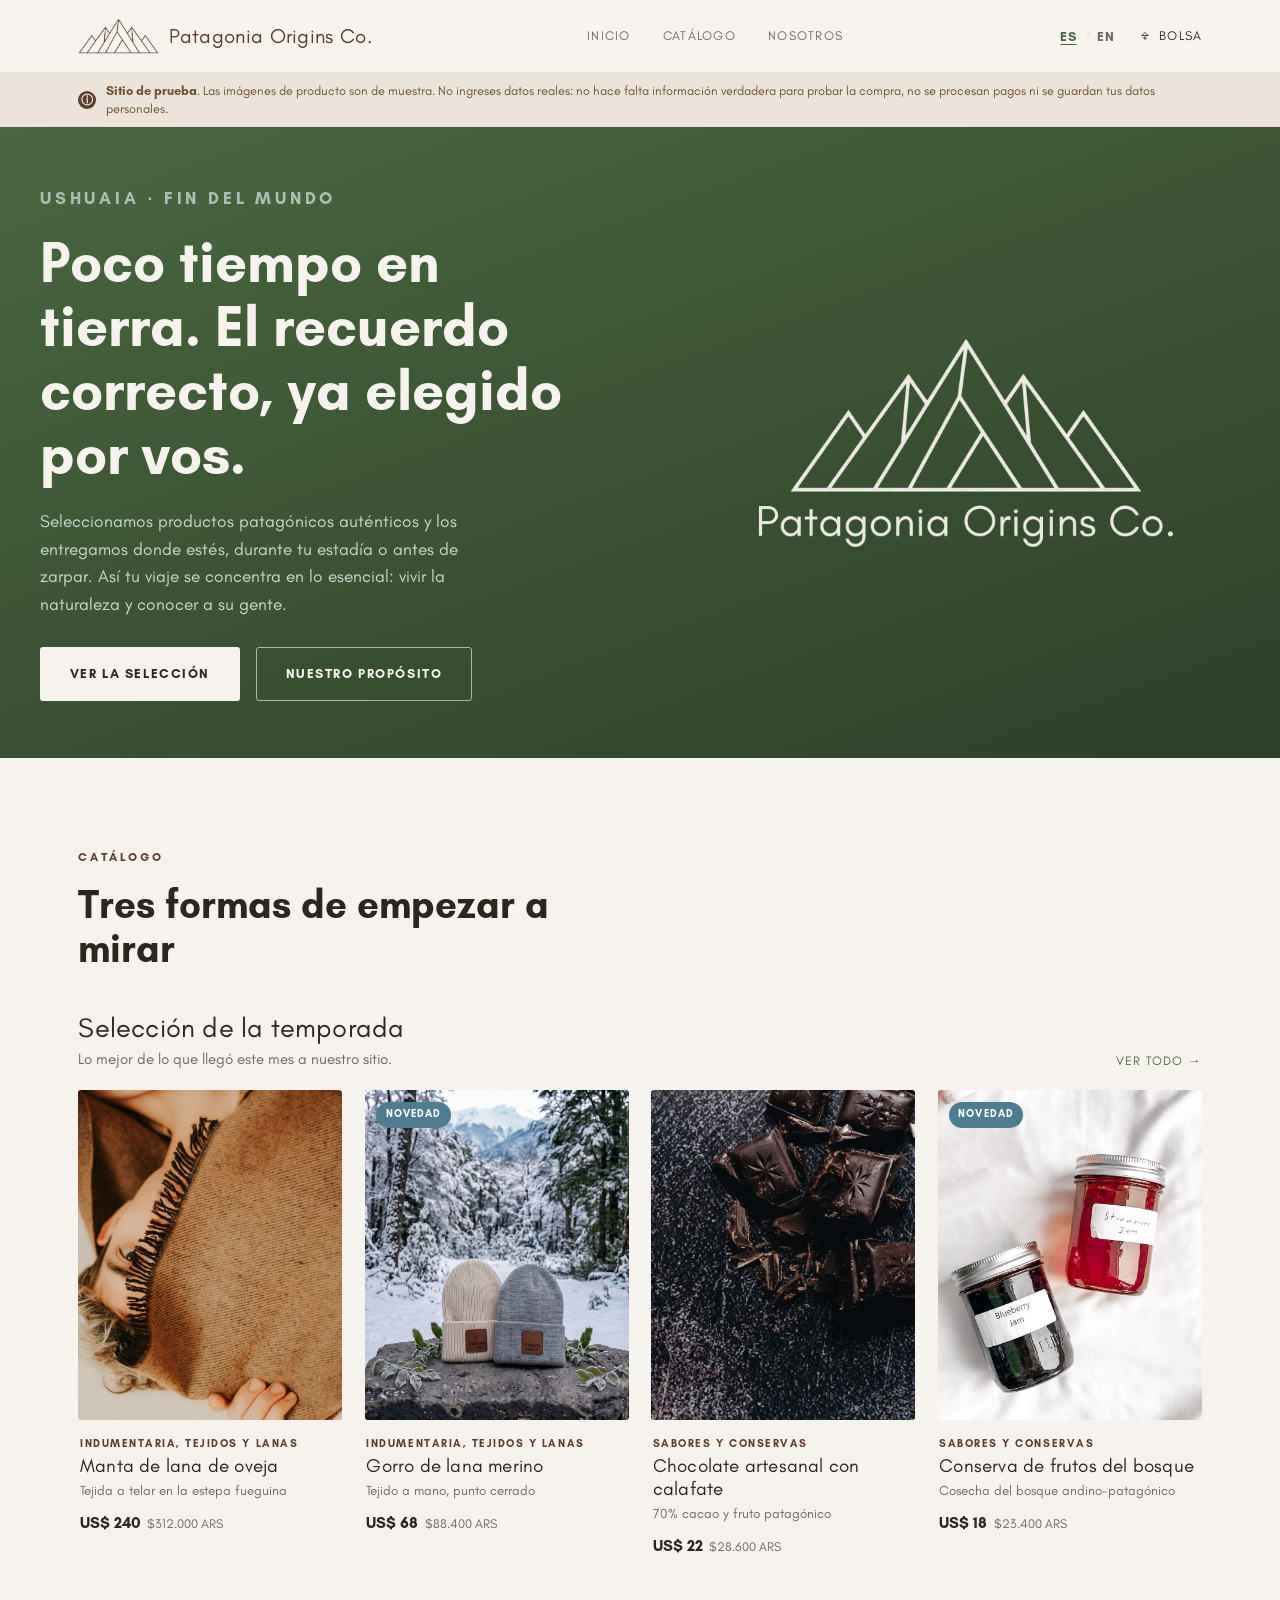
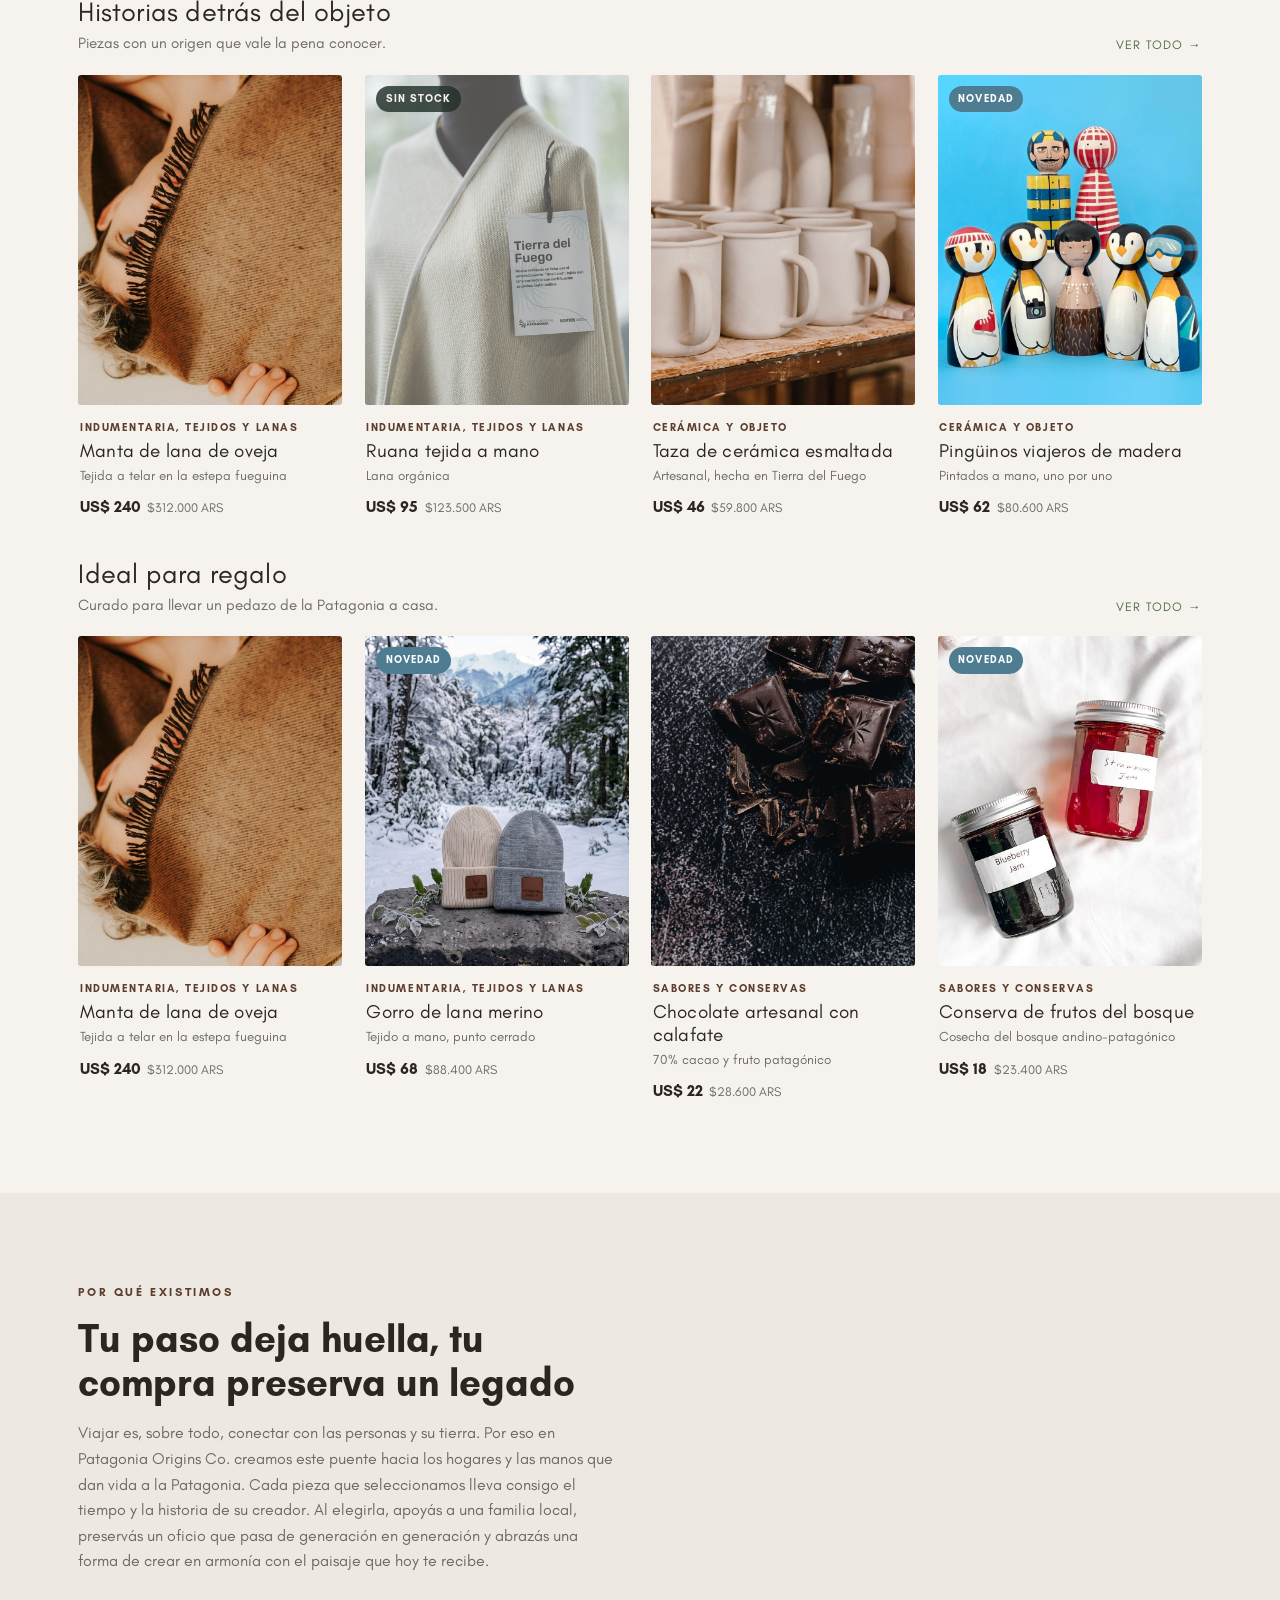
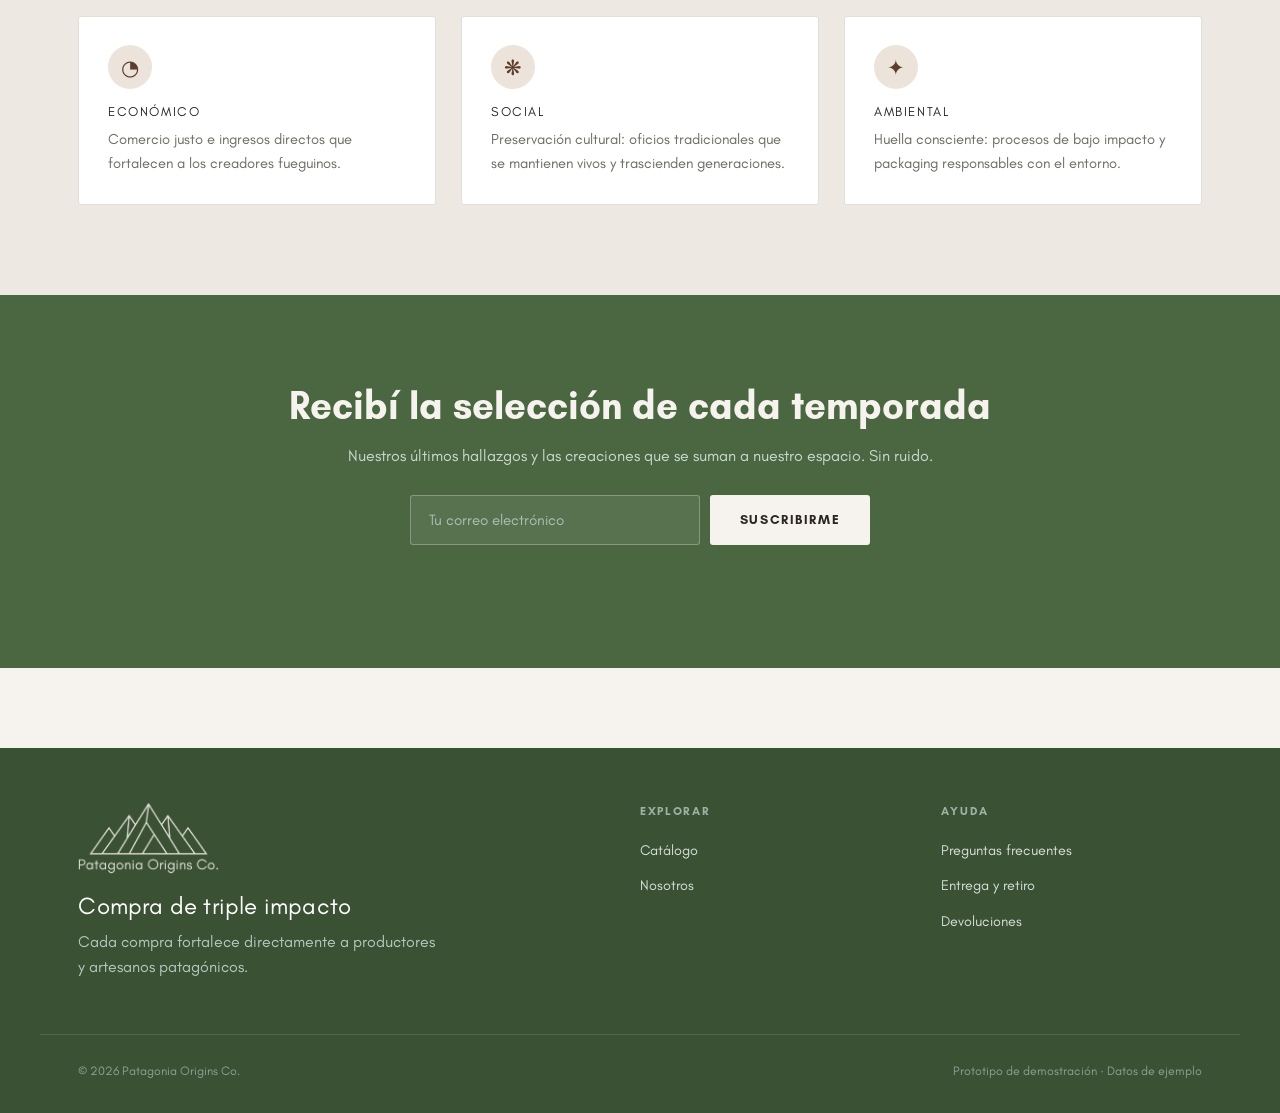
<file: index.html>
<!DOCTYPE html>
<html lang="es">
<head>
  <meta charset="UTF-8">
  <meta name="viewport" content="width=device-width, initial-scale=1.0">
  <title>Patagonia Origins Co. | Curaduría patagónica auténtica</title>
  <link rel="stylesheet" href="css/styles.css">
</head>
<body>
  <header class="site-header" data-chrome="header"></header>

  <!-- HERO -->
  <section class="hero">
    <div class="container hero-inner">
      <div class="hero-copy">
        <p class="eyebrow" data-i18n="home.hero.eyebrow"></p>
        <h1 data-i18n="home.hero.title"></h1>
        <p data-i18n="home.hero.body"></p>
        <div class="hero-cta">
          <a class="btn btn--light" href="catalogo.html" data-i18n="home.hero.cta"></a>
          <a class="btn btn--ghost" href="nosotros.html" style="color:var(--bone);border-color:rgba(255,255,255,.6)" data-i18n="home.hero.cta2"></a>
        </div>
      </div>
      <div class="hero-logo">
        <img src="img/logo-full-light.png" alt="Patagonia Origins Co.">
      </div>
    </div>
  </section>

  <!-- COLECCIONES CURADAS -->
  <section class="section">
    <div class="container">
      <div class="section-head">
        <p class="eyebrow" data-i18n="nav.shop"></p>
        <h2 id="coll-lead"></h2>
      </div>
      <div class="collections" id="collections"></div>
    </div>
  </section>

  <!-- TRIPLE IMPACTO -->
  <section class="section impact">
    <div class="container">
      <div class="section-head">
        <p class="eyebrow" data-i18n="home.impact.eyebrow"></p>
        <h2 data-i18n="home.impact.title"></h2>
        <p class="muted" data-i18n="home.impact.body"></p>
      </div>
      <div class="impact-cols">
        <div class="impact-card">
          <div class="ico">◔</div>
          <h4 data-i18n="home.impact.eco.t"></h4>
          <p data-i18n="home.impact.eco.b"></p>
        </div>
        <div class="impact-card">
          <div class="ico">❋</div>
          <h4 data-i18n="home.impact.soc.t"></h4>
          <p data-i18n="home.impact.soc.b"></p>
        </div>
        <div class="impact-card">
          <div class="ico">✦</div>
          <h4 data-i18n="home.impact.env.t"></h4>
          <p data-i18n="home.impact.env.b"></p>
        </div>
      </div>
    </div>
  </section>

  <!-- NEWSLETTER -->
  <section class="section news">
    <div class="container">
      <h2 data-i18n="home.news.title"></h2>
      <p data-i18n="home.news.body"></p>
      <form class="news-form" onsubmit="return subscribeNews(event)">
        <input type="email" required data-i18n-ph="home.news.ph" aria-label="Email">
        <button class="btn btn--light" type="submit" data-i18n="home.news.cta"></button>
      </form>
      <div class="news-ok" id="news-ok"></div>
    </div>
  </section>

  <footer class="site-footer" data-chrome="footer"></footer>

  <script src="js/data.js"></script>
  <script src="js/app.js"></script>
  <script>
    function subscribeNews(e) {
      e.preventDefault();
      document.getElementById("news-ok").textContent = t("home.news.ok");
      e.target.reset();
      return false;
    }

    window.renderPage = function () {
      // Lead de colecciones
      document.getElementById("coll-lead").textContent =
        State.lang === "es" ? "Tres formas de empezar a mirar" : "Three ways to start looking";

      // Render de colecciones curadas
      const wrap = document.getElementById("collections");
      wrap.innerHTML = COLLECTIONS.map(col => {
        const items = PRODUCTS.filter(p => p.collections.includes(col.id)).slice(0, 4);
        return `
          <div class="collection">
            <div class="collection-head">
              <div>
                <h3>${tf(col.title)}</h3>
                <p>${tf(col.subtitle)}</p>
              </div>
              <a class="collection-see" href="catalogo.html?collection=${col.id}">
                ${State.lang === "es" ? "Ver todo →" : "See all →"}
              </a>
            </div>
            <div class="product-grid">
              ${items.map(productCardHTML).join("")}
            </div>
          </div>`;
      }).join("");
    };
  </script>
</body>
</html>
</file>
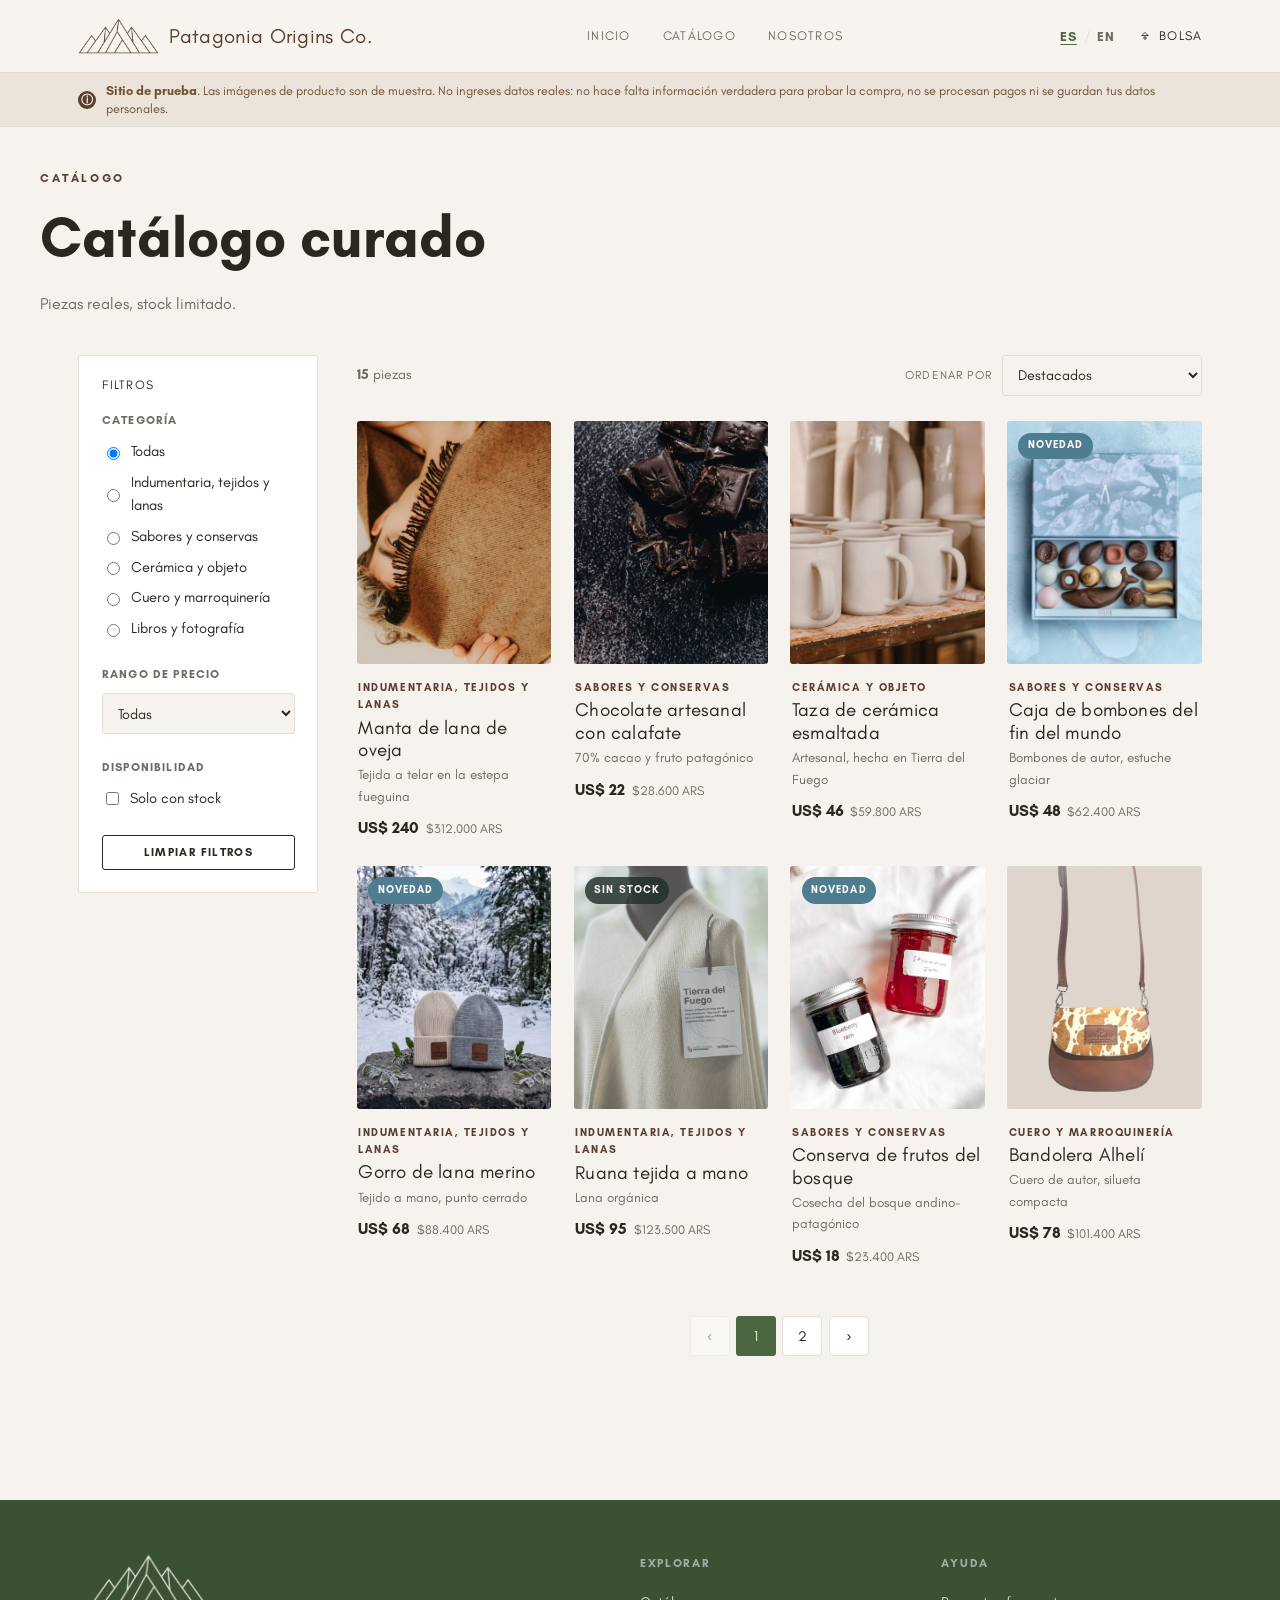
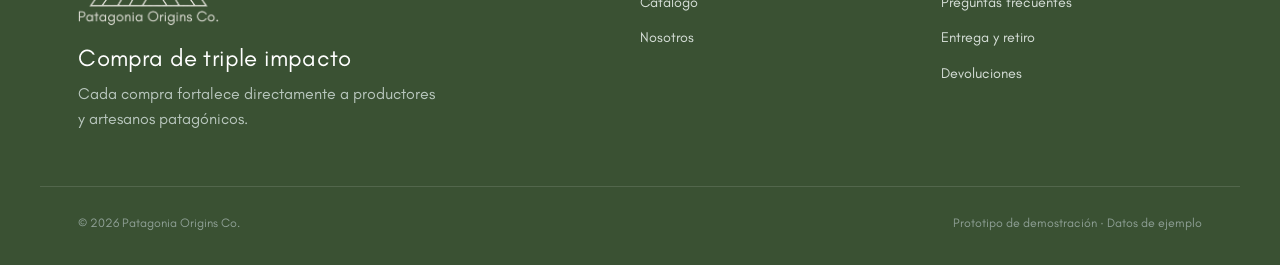
<file: catalogo.html>
<!DOCTYPE html>
<html lang="es">
<head>
  <meta charset="UTF-8">
  <meta name="viewport" content="width=device-width, initial-scale=1.0">
  <title>Catálogo | Patagonia Origins Co.</title>
  <link rel="stylesheet" href="css/styles.css">
</head>
<body>
  <header class="site-header" data-chrome="header"></header>

  <div class="container plp-head">
    <p class="eyebrow" id="plp-context" data-i18n="nav.shop"></p>
    <h1 data-i18n="plp.title"></h1>
    <p class="muted" data-i18n="plp.subtitle"></p>
  </div>

  <div class="container">
    <div class="plp-layout">
      <!-- Filtros de alto nivel: categoría, precio, disponibilidad -->
      <aside class="filters">
        <h3 data-i18n="plp.filters"></h3>

        <div class="filter-group">
          <label data-i18n="plp.f.category"></label>
          <div class="filter-opts" id="f-categories"></div>
        </div>

        <div class="filter-group">
          <label data-i18n="plp.f.price"></label>
          <select id="f-price" onchange="applyFilters()">
            <option value="all" data-i18n="plp.f.all"></option>
            <option value="0-30">US$ 0 – 30</option>
            <option value="30-80">US$ 30 – 80</option>
            <option value="80-150">US$ 80 – 150</option>
            <option value="150-9999">US$ 150+</option>
          </select>
        </div>

        <div class="filter-group">
          <label data-i18n="plp.f.avail"></label>
          <div class="filter-opts">
            <label>
              <input type="checkbox" id="f-instock" onchange="applyFilters()">
              <span data-i18n="plp.f.instock"></span>
            </label>
          </div>
        </div>

        <button class="btn btn--ghost btn--block" style="font-size:.72rem;padding:.6rem" onclick="clearFilters()" data-i18n="plp.clear"></button>
      </aside>

      <div>
        <div class="plp-toolbar">
          <span class="count"><b id="plp-count">0</b> <span data-i18n="plp.count"></span></span>
          <div class="sort">
            <label data-i18n="plp.sort"></label>
            <select id="sort" onchange="applyFilters()">
              <option value="feat" data-i18n-opt="plp.sort.feat"></option>
              <option value="new" data-i18n-opt="plp.sort.new"></option>
              <option value="priceA" data-i18n-opt="plp.sort.priceA"></option>
              <option value="priceD" data-i18n-opt="plp.sort.priceD"></option>
            </select>
          </div>
        </div>

        <div class="product-grid" id="grid"></div>
        <div class="plp-empty co-hide" id="empty" data-i18n="plp.empty"></div>
        <div class="pagination" id="pagination"></div>
      </div>
    </div>
  </div>

  <footer class="site-footer" data-chrome="footer"></footer>

  <script src="js/data.js"></script>
  <script src="js/app.js"></script>
  <script>
    const PER_PAGE = 8;
    let currentPage = 1;

    function getParam(k) { return new URLSearchParams(location.search).get(k); }
    let activeCategory = getParam("category") || "all";
    const activeCollection = getParam("collection");

    function buildCategoryFilter() {
      const el = document.getElementById("f-categories");
      const opts = [{ id: "all", name: { es: "Todas", en: "All" } }, ...CATEGORIES];
      el.innerHTML = opts.map(c => `
        <label>
          <input type="radio" name="cat" value="${c.id}" ${c.id === activeCategory ? "checked" : ""}
                 onchange="activeCategory='${c.id}'; currentPage=1; renderGrid()">
          <span>${tf(c.name)}</span>
        </label>`).join("");
    }

    function currentSet() {
      let set = PRODUCTS.slice();
      if (activeCollection) set = set.filter(p => p.collections.includes(activeCollection));
      if (activeCategory !== "all") set = set.filter(p => p.category === activeCategory);

      const price = document.getElementById("f-price").value;
      if (price !== "all") {
        const [lo, hi] = price.split("-").map(Number);
        set = set.filter(p => p.priceUSD >= lo && p.priceUSD <= hi);
      }
      if (document.getElementById("f-instock").checked) set = set.filter(p => p.stock > 0);

      const sort = document.getElementById("sort").value;
      if (sort === "priceA") set.sort((a, b) => a.priceUSD - b.priceUSD);
      else if (sort === "priceD") set.sort((a, b) => b.priceUSD - a.priceUSD);
      else if (sort === "new") set.sort((a, b) => (b.isNew - a.isNew));
      else set.sort((a, b) => (b.featured - a.featured)); // destacados
      return set;
    }

    function renderGrid() {
      const set = currentSet();
      document.getElementById("plp-count").textContent = set.length;

      const totalPages = Math.max(1, Math.ceil(set.length / PER_PAGE));
      if (currentPage > totalPages) currentPage = 1;
      const pageItems = set.slice((currentPage - 1) * PER_PAGE, currentPage * PER_PAGE);

      const grid = document.getElementById("grid");
      const empty = document.getElementById("empty");
      grid.innerHTML = pageItems.map(productCardHTML).join("");
      empty.classList.toggle("co-hide", set.length !== 0);

      // Paginación clásica
      const pag = document.getElementById("pagination");
      if (totalPages <= 1) { pag.innerHTML = ""; return; }
      let html = `<button ${currentPage === 1 ? "disabled" : ""} onclick="goPage(${currentPage - 1})">‹</button>`;
      for (let i = 1; i <= totalPages; i++)
        html += `<button class="${i === currentPage ? "is-active" : ""}" onclick="goPage(${i})">${i}</button>`;
      html += `<button ${currentPage === totalPages ? "disabled" : ""} onclick="goPage(${currentPage + 1})">›</button>`;
      pag.innerHTML = html;
    }
    function goPage(n) { currentPage = n; renderGrid(); window.scrollTo({ top: 0, behavior: "smooth" }); }
    function applyFilters() { currentPage = 1; renderGrid(); }
    function clearFilters() {
      activeCategory = "all";
      document.getElementById("f-price").value = "all";
      document.getElementById("f-instock").checked = false;
      document.getElementById("sort").value = "feat";
      currentPage = 1;
      buildCategoryFilter();
      renderGrid();
    }

    window.renderPage = function () {
      // Traducir opciones de <select>
      document.querySelectorAll("[data-i18n-opt]").forEach(o => o.textContent = t(o.getAttribute("data-i18n-opt")));
      // Contexto: colección
      const ctx = document.getElementById("plp-context");
      if (activeCollection) {
        const col = getCollection(activeCollection);
        if (col) ctx.textContent = tf(col.title);
      }
      buildCategoryFilter();
      renderGrid();
    };
  </script>
</body>
</html>
</file>
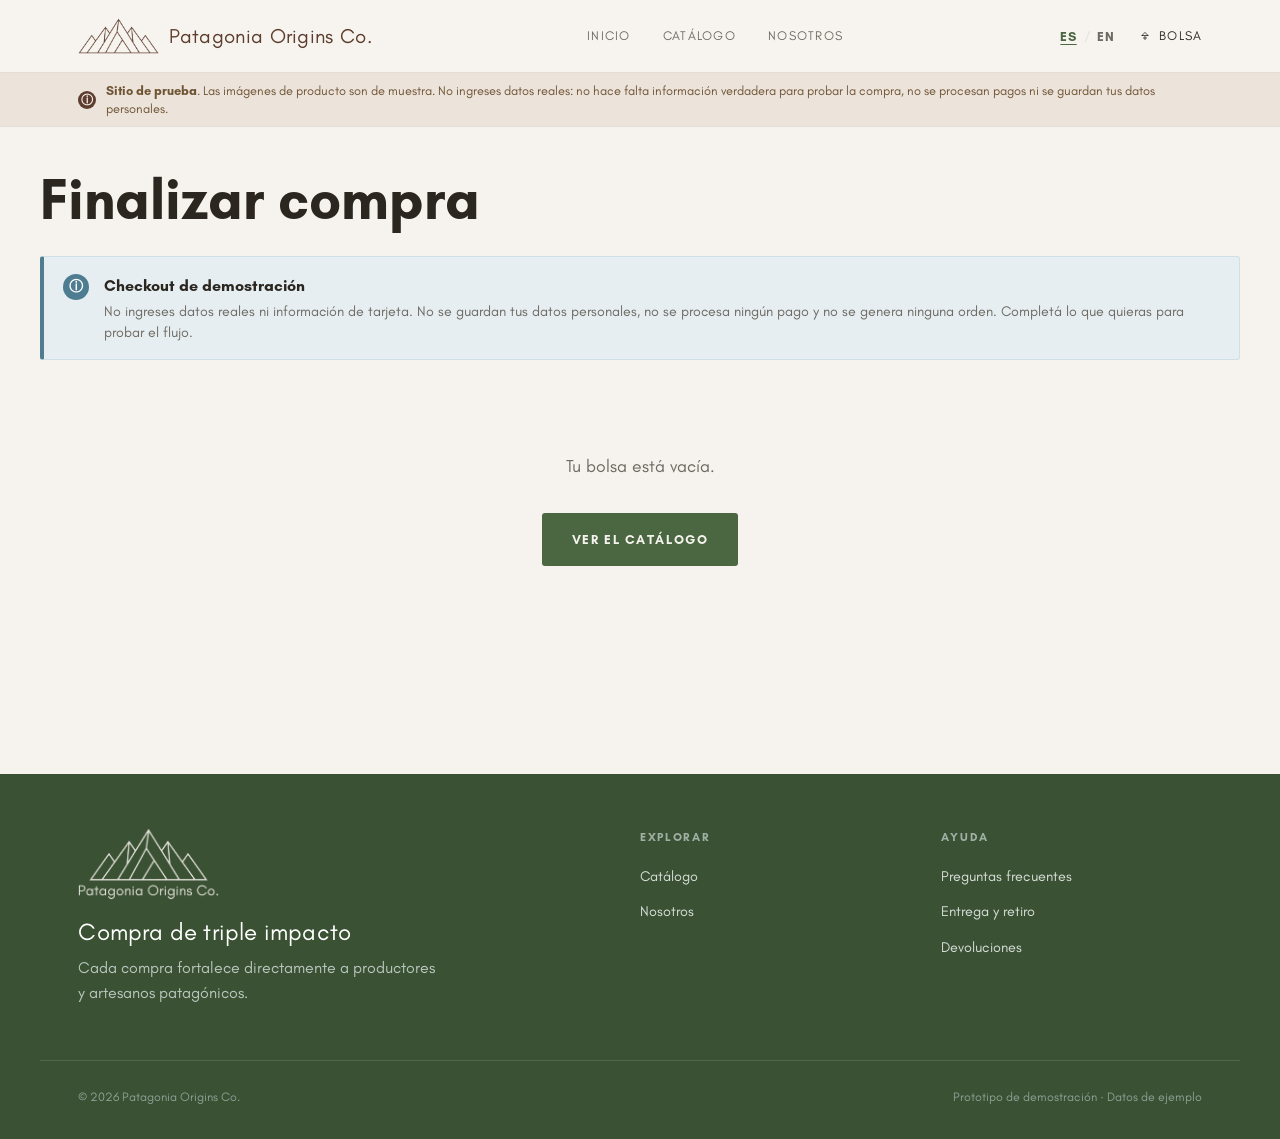
<file: checkout.html>
<!DOCTYPE html>
<html lang="es">
<head>
  <meta charset="UTF-8">
  <meta name="viewport" content="width=device-width, initial-scale=1.0">
  <title>Finalizar compra | Patagonia Origins Co.</title>
  <link rel="stylesheet" href="css/styles.css">
</head>
<body>
  <header class="site-header" data-chrome="header"></header>

  <div class="container checkout">
    <h1 data-i18n="co.title" style="margin-bottom:1.6rem"></h1>
    <div class="checkout-notice" role="note">
      <span class="cn-ico" aria-hidden="true">ⓘ</span>
      <div>
        <b data-i18n="co.notice.title"></b>
        <p data-i18n="co.notice.body"></p>
      </div>
    </div>
    <div id="co-root"></div>
  </div>

  <footer class="site-footer" data-chrome="footer"></footer>

  <script src="js/data.js"></script>
  <script src="js/app.js"></script>
  <script>
    // Estado del checkout
    let segment = "crucero";     // "crucero" | "esqui"
    let delivery = null;         // opción de entrega según segmento
    let payment = "intl";        // "intl" | "local"

    function setSegment(s) {
      segment = s;
      delivery = null; // reset: las opciones de entrega dependen del segmento
      // pago sugerido por segmento (editable): crucero->intl, esqui->local
      payment = s === "crucero" ? "intl" : "local";
      window.renderPage();
    }
    function setDelivery(d) { delivery = d; window.renderPage(); }
    function setPayment(p) { payment = p; window.renderPage(); }

    function coChangeQty(id, variant, delta) {
      const it = State.cart.find(i => i.id === id && (i.variant || "_") === (variant || "_"));
      if (!it) return;
      setQty(id, variant, it.qty + delta);
      updateCartBadge();
      window.renderPage();
    }
    function coRemove(id, variant) { removeFromCart(id, variant); window.renderPage(); }

    function placeOrder(e) {
      e.preventDefault();
      if (!delivery) { alert(State.lang === "es" ? "Elegí una modalidad de entrega." : "Please choose a delivery option."); return false; }
      // Continuar al ingreso de pago (según el método elegido)
      location.href = "pago.html?method=" + payment;
      return false;
    }

    function deliveryChoices() {
      // Opciones condicionadas por tipo de visitante
      if (segment === "crucero") {
        return [
          { id: "dock", title: t("co.del.dock"), desc: "" },
          { id: "onboard", title: t("co.del.beforeSail"), desc: "" },
        ];
      }
      return [
        { id: "hotel", title: t("co.del.hotel"), desc: "" },
        { id: "point", title: t("co.del.point"), desc: "" },
      ];
    }

    window.renderPage = function () {
      const cart = State.cart;
      const root = document.getElementById("co-root");

      if (!cart.length) {
        root.innerHTML = `
          <div class="co-empty">
            <p class="muted" style="font-size:1.1rem">${t("cart.empty")}</p>
            <a class="btn" href="catalogo.html" style="margin-top:1rem">${t("cart.browse")}</a>
          </div>`;
        return;
      }

      // Items del resumen
      let subtotal = 0;
      const itemsHTML = cart.map(i => {
        const p = getProduct(i.id);
        if (!p) return "";
        const unit = lineUnitPrice(p, i.variant);
        subtotal += unit * i.qty;
        const v = p.variants && i.variant ? p.variants.find(x => x.id === i.variant) : null;
        return `
          <div class="sum-item">
            <img src="${productImage(p, true)}" ${imgFallbackAttr(p, true)} alt="">
            <div>
              <div class="si-name">${tf(p.name)}</div>
              <div class="si-meta">${v ? tf(v.label) + " · " : ""}${priceUSD(unit)}</div>
              <div class="sum-qty">
                <button onclick="coChangeQty('${p.id}', ${i.variant ? `'${i.variant}'` : "null"}, -1)">−</button>
                <span>${i.qty}</span>
                <button onclick="coChangeQty('${p.id}', ${i.variant ? `'${i.variant}'` : "null"}, 1)">+</button>
              </div>
              <button class="sum-remove" onclick="coRemove('${p.id}', ${i.variant ? `'${i.variant}'` : "null"})">${t("co.remove")}</button>
            </div>
            <div class="si-price">${priceUSD(unit * i.qty)}</div>
          </div>`;
      }).join("");

      // Etiquetas condicionadas por segmento
      const deadlineLabel = segment === "crucero" ? t("co.deadline.cruise") : t("co.deadline.ski");
      const isCruise = segment === "crucero";

      root.innerHTML = `
        <div class="checkout-grid">
          <form onsubmit="return placeOrder(event)">

            <!-- 1. Segmento de visitante -->
            <div class="co-step">
              <h2>${t("co.step.segment")}</h2>
              <div class="choice-grid">
                <label class="choice ${isCruise ? "is-active" : ""}" onclick="setSegment('crucero')">
                  <div class="c-title">${t("co.seg.cruise")}</div>
                  <div class="c-desc">${t("co.seg.cruise.d")}</div>
                </label>
                <label class="choice ${!isCruise ? "is-active" : ""}" onclick="setSegment('esqui')">
                  <div class="c-title">${t("co.seg.ski")}</div>
                  <div class="c-desc">${t("co.seg.ski.d")}</div>
                </label>
              </div>
            </div>

            <!-- 2. Entrega (condicionada por segmento) -->
            <div class="co-step">
              <h2>${t("co.step.delivery")}</h2>
              <div class="choice-grid" style="margin-bottom:1.2rem">
                ${deliveryChoices().map(d => `
                  <label class="choice ${delivery === d.id ? "is-active" : ""}" onclick="setDelivery('${d.id}')">
                    <div class="c-title">${d.title}</div>
                  </label>`).join("")}
              </div>
              <div class="co-field">
                <label>${deadlineLabel}</label>
                <input type="datetime-local" required>
                <div class="co-help">${t("co.deadline.help")}</div>
              </div>
            </div>

            <!-- 3. Contacto -->
            <div class="co-step">
              <h2>${t("co.step.contact")}</h2>
              <div class="co-grid2">
                <div class="co-field"><label>${t("co.f.name")}</label><input type="text" required></div>
                <div class="co-field"><label>${t("co.f.email")}</label><input type="email" required></div>
              </div>
              <div class="co-grid2">
                <div class="co-field">
                  <label>${t("co.f.phone")}</label>
                  <input type="tel" required placeholder="+54 9 ...">
                  <div class="co-help">${t("co.f.phone.help")}</div>
                </div>
                <div class="co-field">
                  <label>${t("co.f.ref")}</label>
                  <input type="text">
                </div>
              </div>
              <div class="co-field">
                <label>${t("co.f.notes")}</label>
                <textarea rows="2"></textarea>
              </div>
            </div>

            <!-- 4. Pago dual: internacional + local -->
            <div class="co-step">
              <h2>${t("co.step.payment")}</h2>
              <div class="choice-grid">
                <label class="choice ${payment === "intl" ? "is-active" : ""}" onclick="setPayment('intl')">
                  <div class="c-title">${t("co.pay.intl")}</div>
                  <div class="c-desc">${t("co.pay.intl.d")}</div>
                </label>
                <label class="choice ${payment === "local" ? "is-active" : ""}" onclick="setPayment('local')">
                  <div class="c-title">${t("co.pay.local")}</div>
                  <div class="c-desc">${t("co.pay.local.d")}</div>
                </label>
              </div>
            </div>

            <button class="btn btn--block" type="submit" style="margin-top:1.4rem">${t("co.place")}</button>
          </form>

          <!-- Resumen -->
          <aside class="summary">
            <h3>${t("co.summary")}</h3>
            <div class="sum-items">${itemsHTML}</div>
            <div class="sum-line"><span>${t("co.subtotal")}</span><span>${priceUSD(subtotal)}</span></div>
            <div class="sum-line"><span>${t("co.delivery")}</span><span>${t("co.delivery.free")}</span></div>
            <div class="sum-total"><span>${t("co.total")}</span><span>${priceUSD(subtotal)}</span></div>
            <div class="sum-line" style="padding-top:.2rem"><span></span><span class="muted" style="font-size:.8rem">${priceARSref(cart.reduce((s,i)=>{const p=getProduct(i.id);return p?s+p.priceARS*i.qty:s;},0))} ${State.lang==="es"?"aprox.":"approx."}</span></div>
            <div class="sum-guarantee">
              <span style="color:var(--green)">✓</span>
              <span><b>${t("trust.guarantee")}.</b> ${t("trust.curated")}.</span>
            </div>
          </aside>
        </div>`;
    };
  </script>
</body>
</html>
</file>
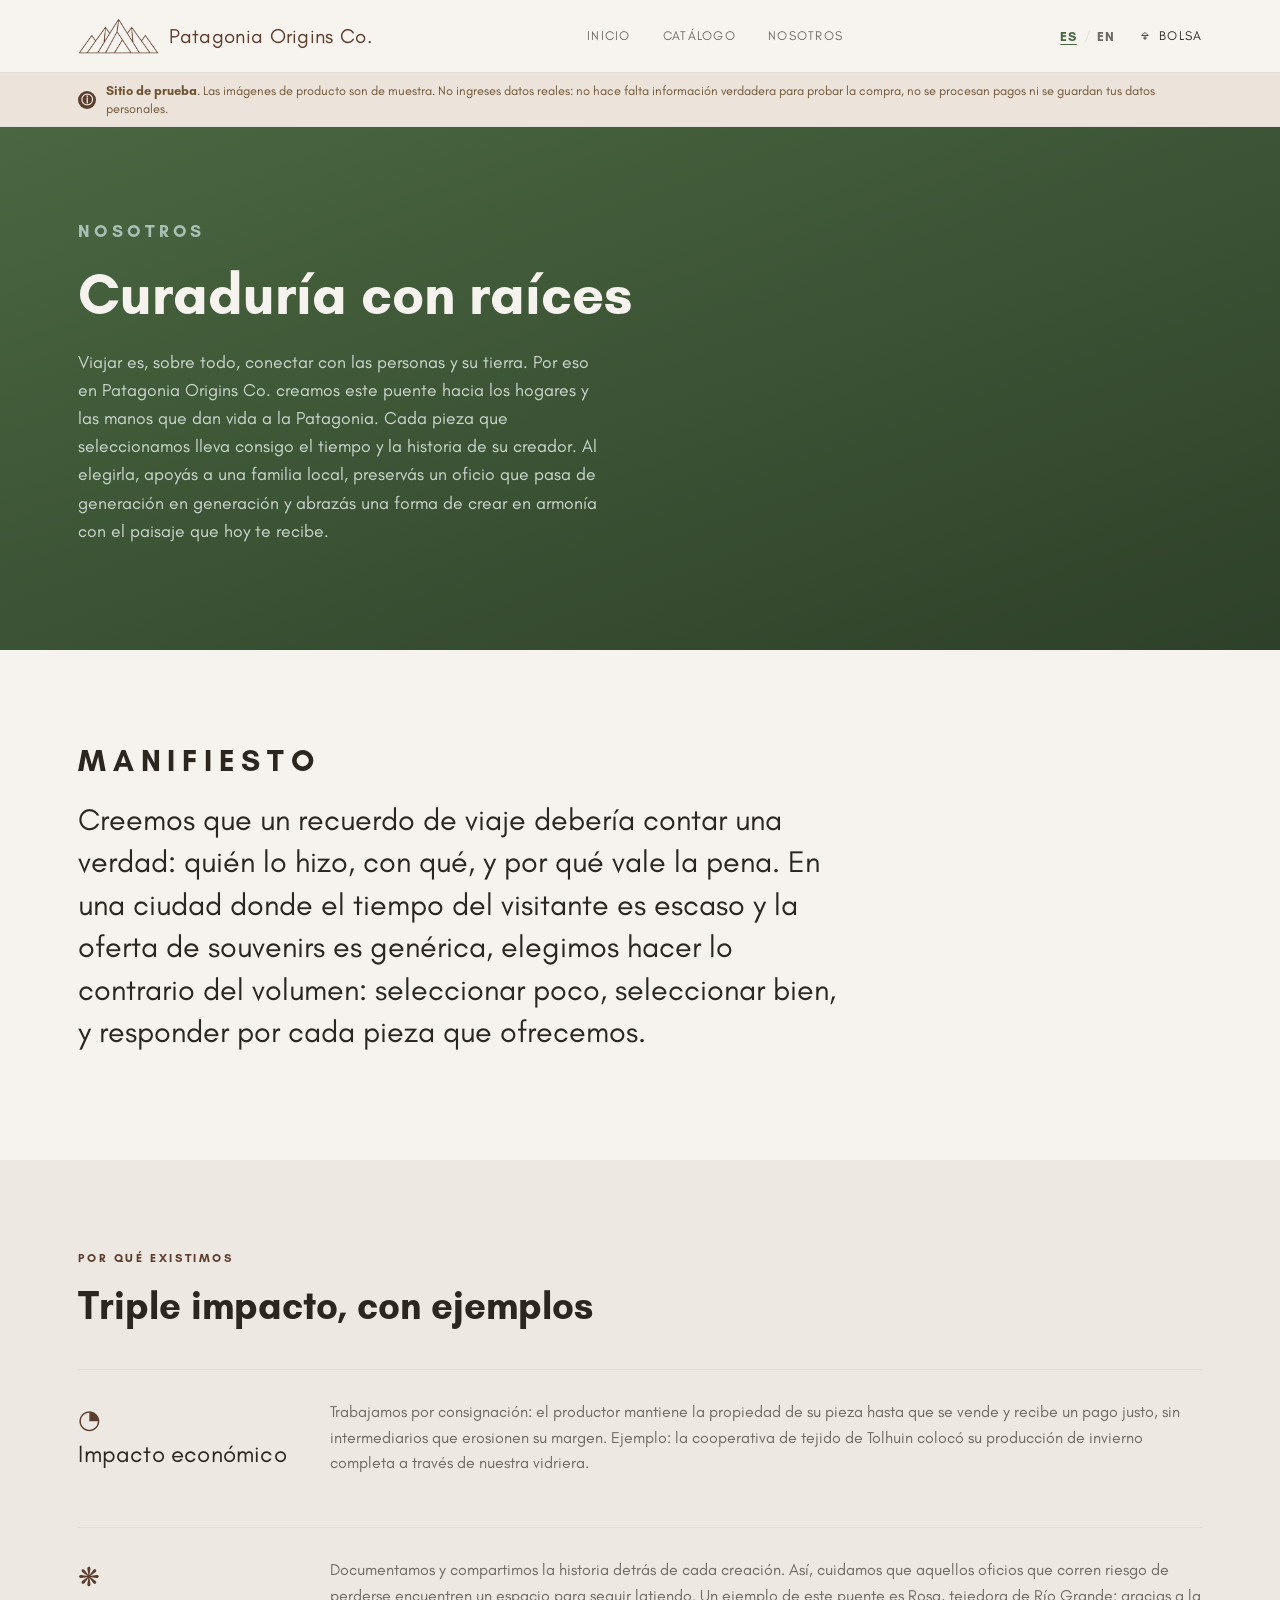
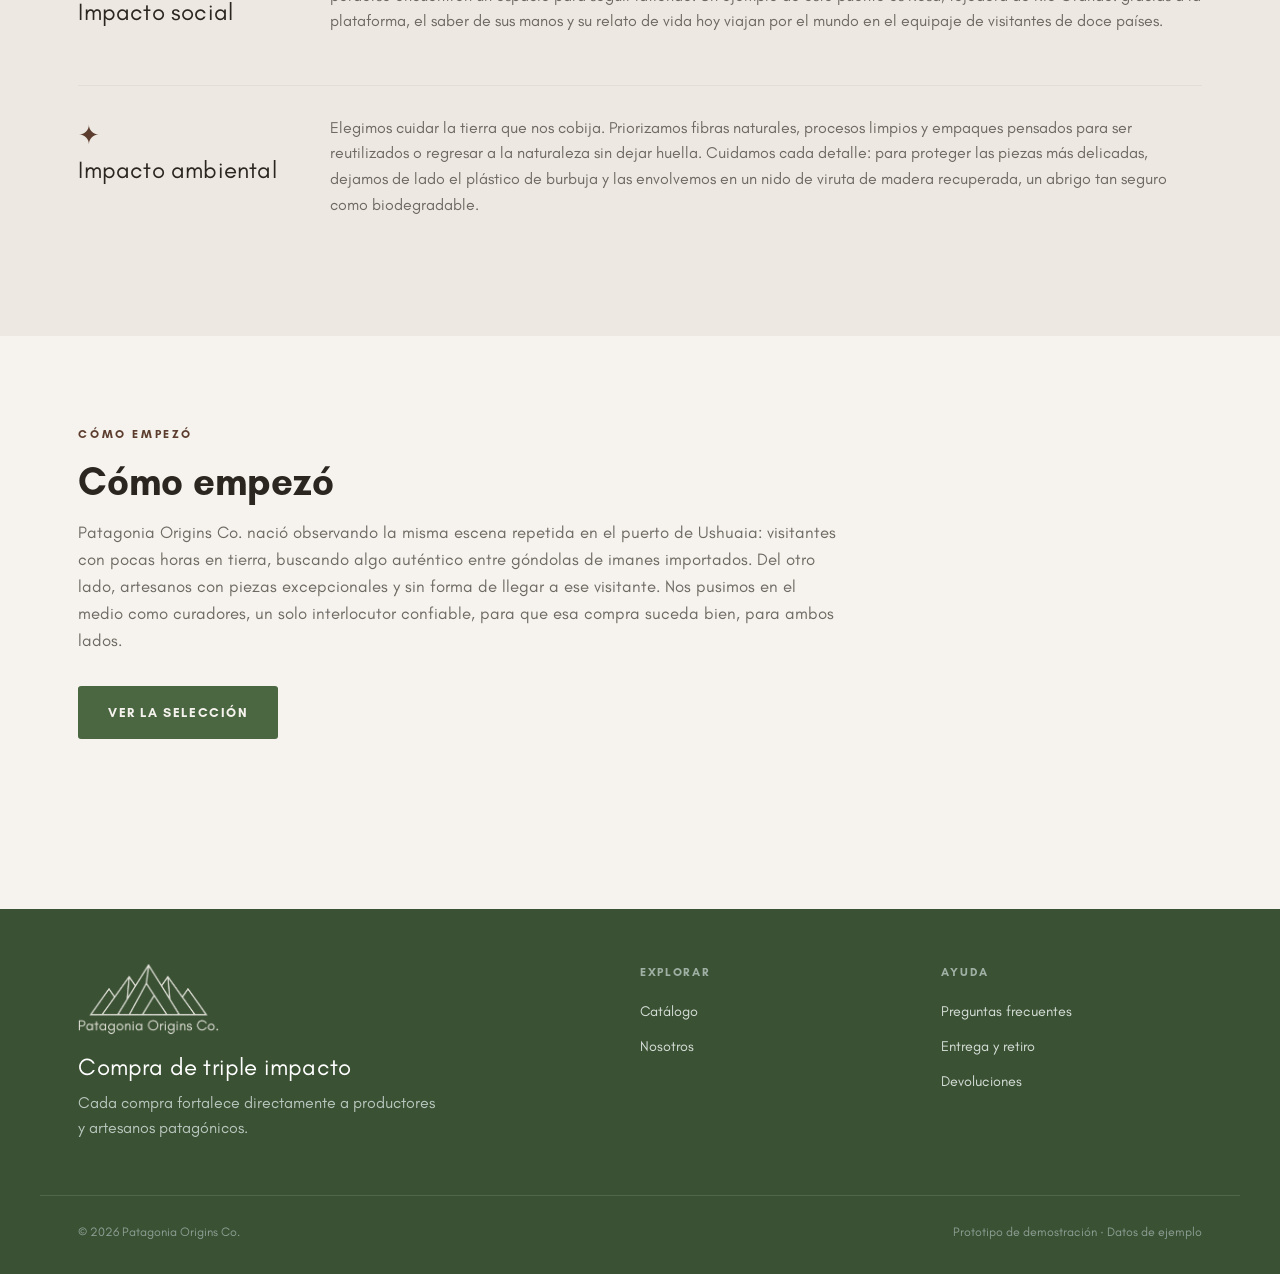
<file: nosotros.html>
<!DOCTYPE html>
<html lang="es">
<head>
  <meta charset="UTF-8">
  <meta name="viewport" content="width=device-width, initial-scale=1.0">
  <title>Nosotros | Patagonia Origins Co.</title>
  <link rel="stylesheet" href="css/styles.css">
</head>
<body>
  <header class="site-header" data-chrome="header"></header>

  <!-- Hero institucional -->
  <section class="about-hero">
    <div class="container">
      <p class="eyebrow" data-i18n="ab.eyebrow"></p>
      <h1 data-i18n="ab.title"></h1>
      <p data-i18n="home.impact.body"></p>
    </div>
  </section>

  <!-- Manifiesto -->
  <section class="section">
    <div class="container">
      <div class="manifesto">
        <p class="eyebrow" data-i18n="ab.manifesto.t"></p>
        <p data-i18n="ab.manifesto.b"></p>
      </div>
    </div>
  </section>

  <!-- Triple impacto con ejemplos concretos -->
  <section class="section impact">
    <div class="container">
      <div class="section-head">
        <p class="eyebrow" data-i18n="home.impact.eyebrow"></p>
        <h2 data-i18n="ab.impact.t"></h2>
      </div>
      <div class="impact-detail">
        <div class="row">
          <div><span class="ico">◔</span><h3 data-i18n="ab.eco.t"></h3></div>
          <p data-i18n="ab.eco.b"></p>
        </div>
        <div class="row">
          <div><span class="ico">❋</span><h3 data-i18n="ab.soc.t"></h3></div>
          <p data-i18n="ab.soc.b"></p>
        </div>
        <div class="row">
          <div><span class="ico">✦</span><h3 data-i18n="ab.env.t"></h3></div>
          <p data-i18n="ab.env.b"></p>
        </div>
      </div>
    </div>
  </section>

  <!-- Historia del proyecto -->
  <section class="section">
    <div class="container">
      <div class="story-block">
        <p class="eyebrow" data-i18n="ab.story.t"></p>
        <h2 data-i18n="ab.story.t"></h2>
        <p class="muted" style="font-size:1.05rem" data-i18n="ab.story.b"></p>
        <a class="btn" href="catalogo.html" style="margin-top:1rem" data-i18n="ab.cta"></a>
      </div>
    </div>
  </section>

  <footer class="site-footer" data-chrome="footer"></footer>

  <script src="js/data.js"></script>
  <script src="js/app.js"></script>
</body>
</html>
</file>
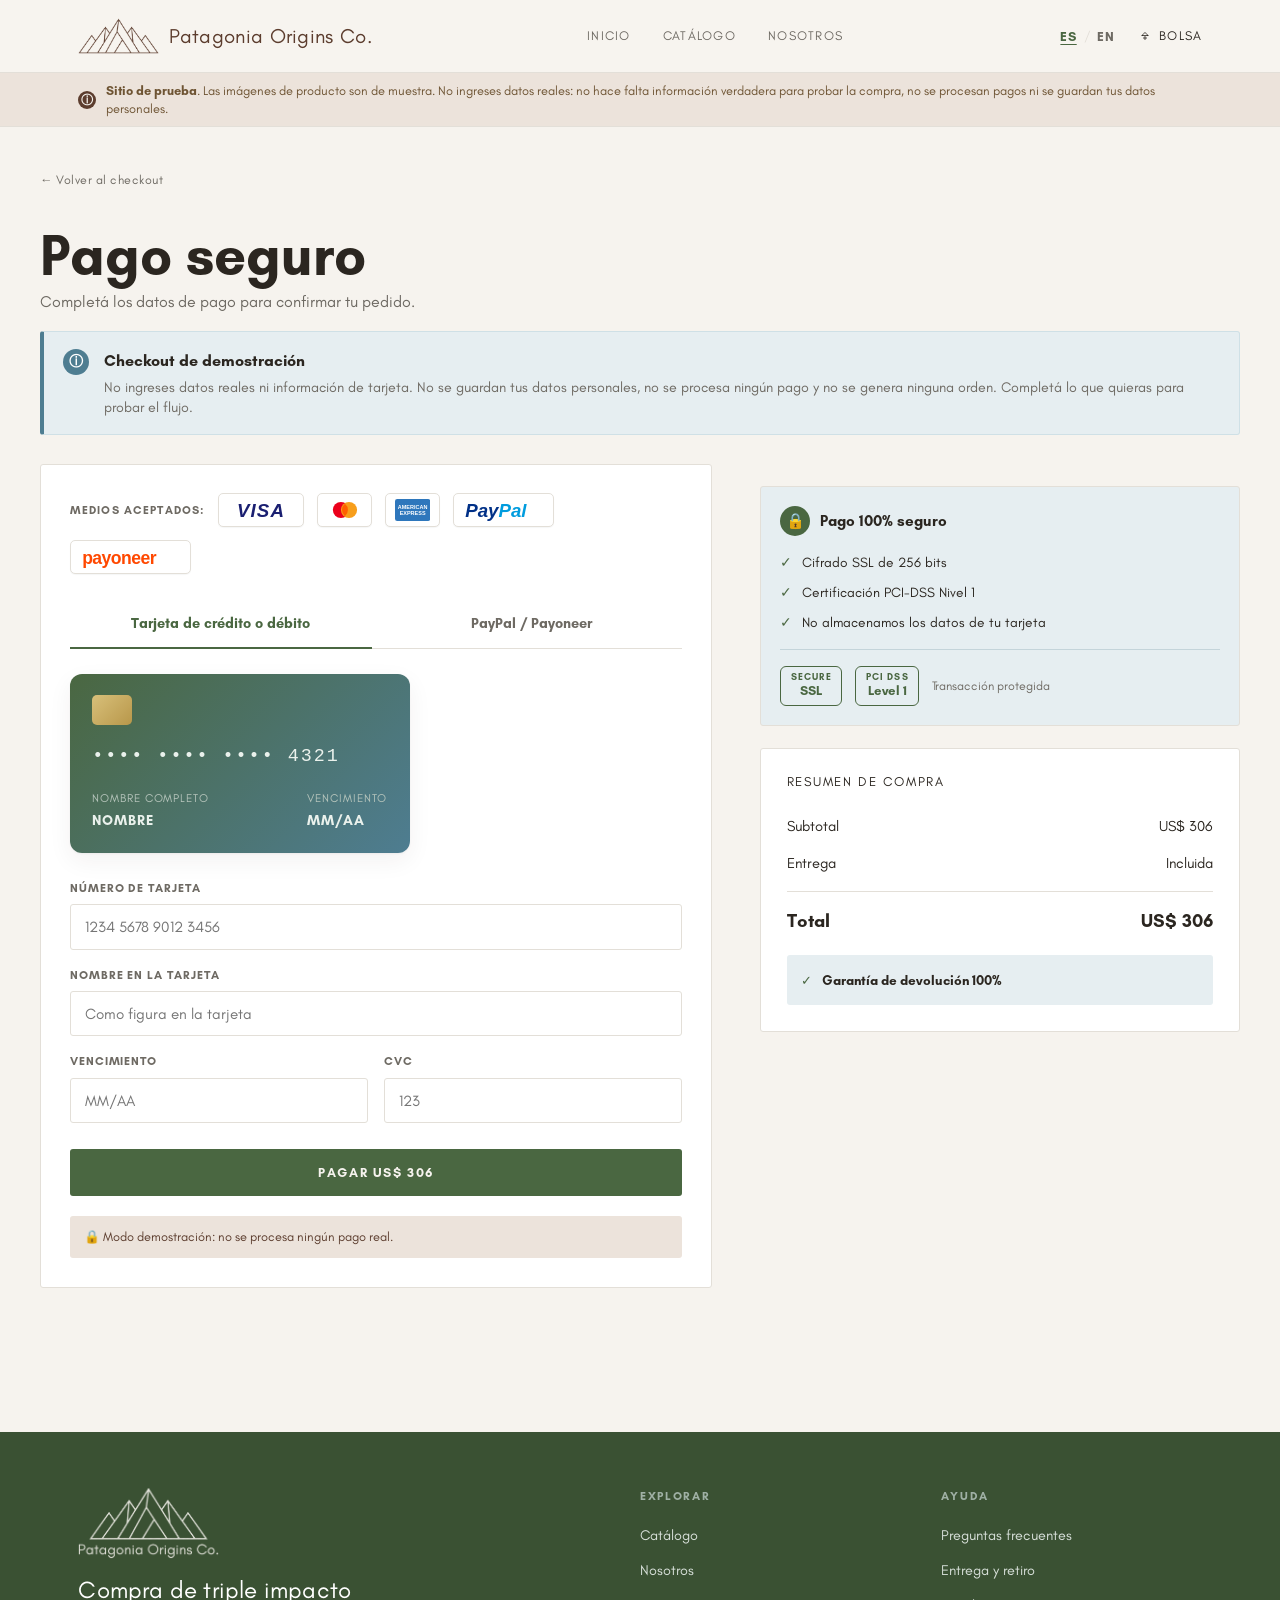
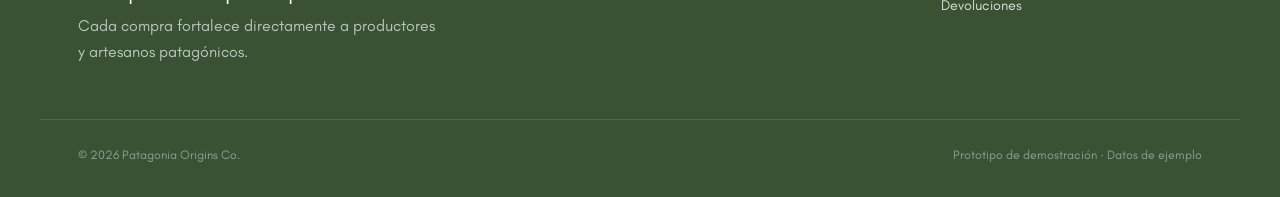
<file: pago.html>
<!DOCTYPE html>
<html lang="es">
<head>
  <meta charset="UTF-8">
  <meta name="viewport" content="width=device-width, initial-scale=1.0">
  <title>Pago seguro | Patagonia Origins Co.</title>
  <link rel="stylesheet" href="css/styles.css">
</head>
<body>
  <header class="site-header" data-chrome="header"></header>

  <div class="container pay">
    <a class="breadcrumb" href="checkout.html" style="display:inline-block">← <span data-i18n="pay.back"></span></a>
    <h1 data-i18n="pay.title" style="margin:.4rem 0 .2rem"></h1>
    <p class="muted" data-i18n="pay.sub"></p>
    <div class="checkout-notice" role="note">
      <span class="cn-ico" aria-hidden="true">ⓘ</span>
      <div>
        <b data-i18n="co.notice.title"></b>
        <p data-i18n="co.notice.body"></p>
      </div>
    </div>
    <div id="pay-root"></div>
  </div>

  <footer class="site-footer" data-chrome="footer"></footer>

  <script src="js/data.js"></script>
  <script src="js/app.js"></script>
  <script>
    /* ---- Logos de marca (SVG inline, simplificados) ---- */
    const LOGOS = {
      visa: `<svg viewBox="0 0 60 20" xmlns="http://www.w3.org/2000/svg"><text x="30" y="16" text-anchor="middle" font-family="Arial,Helvetica,sans-serif" font-weight="bold" font-style="italic" font-size="17" fill="#1A1F71" letter-spacing="1">VISA</text></svg>`,
      mastercard: `<svg viewBox="0 0 48 30" xmlns="http://www.w3.org/2000/svg"><circle cx="19" cy="15" r="11" fill="#EB001B"/><circle cx="30" cy="15" r="11" fill="#F79E1B"/><path d="M24.5 6.5a11 11 0 000 17 11 11 0 000-17z" fill="#FF5F00"/></svg>`,
      amex: `<svg viewBox="0 0 48 30" xmlns="http://www.w3.org/2000/svg"><rect width="48" height="30" rx="3" fill="#2E77BC"/><text x="24" y="13" text-anchor="middle" font-family="Arial,Helvetica,sans-serif" font-weight="bold" font-size="7.5" fill="#fff">AMERICAN</text><text x="24" y="22" text-anchor="middle" font-family="Arial,Helvetica,sans-serif" font-weight="bold" font-size="7.5" fill="#fff">EXPRESS</text></svg>`,
      paypal: `<svg viewBox="0 0 74 20" xmlns="http://www.w3.org/2000/svg"><text x="2" y="16" font-family="Arial,Helvetica,sans-serif" font-weight="bold" font-style="italic" font-size="17"><tspan fill="#003087">Pay</tspan><tspan fill="#009CDE">Pal</tspan></text></svg>`,
      payoneer: `<svg viewBox="0 0 92 20" xmlns="http://www.w3.org/2000/svg"><text x="2" y="16" font-family="Arial,Helvetica,sans-serif" font-weight="bold" font-size="16" fill="#FF4800" letter-spacing="-0.5">payoneer</text></svg>`,
    };
    function logoChip(k) { return `<span class="card-logo" title="${k}">${LOGOS[k]}</span>`; }

    // Método sugerido desde el checkout: intl -> tarjeta, local -> tarjeta;
    // el usuario puede cambiar de pestaña libremente.
    let payTab = "card"; // "card" | "wallet"
    function setPayTab(t) { payTab = t; render(); }

    function payNow(e) {
      if (e) e.preventDefault();
      const root = document.getElementById("pay-root");
      root.innerHTML = `
        <div class="co-empty">
          <div style="font-size:2.4rem;margin-bottom:.6rem;color:var(--green)">✓</div>
          <h2 style="max-width:22ch;margin:0 auto 1rem">${t("pay.done")}</h2>
          <a class="btn" href="catalogo.html">${t("cart.browse")}</a>
        </div>`;
      State.cart = [];
      updateCartBadge();
      window.scrollTo({ top: 0, behavior: "smooth" });
      return false;
    }

    function render() {
      const root = document.getElementById("pay-root");
      const cart = State.cart;

      // Total del pedido (si hay carrito); si está vacío, mostramos un total de muestra
      let subtotal = cart.reduce((s, i) => {
        const p = getProduct(i.id); return p ? s + lineUnitPrice(p, i.variant) * i.qty : s;
      }, 0);
      const demo = subtotal === 0;
      if (demo) subtotal = 306; // total de ejemplo para ver el layout

      const cardPane = `
        <div class="pay-card-preview">
          <div class="chip"></div>
          <div class="pan">•••• •••• •••• 4321</div>
          <div class="row">
            <span>${t("co.f.name")}<b id="pv-name">NOMBRE</b></span>
            <span>${t("pay.card.exp")}<b id="pv-exp">MM/AA</b></span>
          </div>
        </div>
        <div class="co-field">
          <label>${t("pay.card.number")}</label>
          <input type="text" inputmode="numeric" placeholder="1234 5678 9012 3456" maxlength="19"
                 oninput="this.value=this.value.replace(/[^0-9]/g,'').replace(/(.{4})/g,'$1 ').trim()">
        </div>
        <div class="co-field">
          <label>${t("pay.card.name")}</label>
          <input type="text" placeholder="Como figura en la tarjeta" oninput="document.getElementById('pv-name').textContent=this.value||'NOMBRE'">
        </div>
        <div class="co-grid2">
          <div class="co-field">
            <label>${t("pay.card.exp")}</label>
            <input type="text" placeholder="MM/AA" maxlength="5"
                   oninput="this.value=this.value.replace(/[^0-9]/g,'').replace(/(.{2})/,'$1/').slice(0,5);document.getElementById('pv-exp').textContent=this.value||'MM/AA'">
          </div>
          <div class="co-field">
            <label>${t("pay.card.cvc")}</label>
            <input type="text" inputmode="numeric" placeholder="123" maxlength="4"
                   oninput="this.value=this.value.replace(/[^0-9]/g,'')">
          </div>
        </div>
        <button class="btn btn--block" style="margin-top:.6rem" onclick="payNow(event)">
          ${t("pay.pay")} ${priceUSD(subtotal)}
        </button>`;

      const walletPane = `
        <div class="wallet-pane">
          <p class="muted">${t("pay.wallet.body")}</p>
          <button class="btn btn--block" style="background:#003087" onclick="payNow(event)">${t("pay.wallet.paypal")}</button>
          <button class="btn btn--block" style="background:#FF4800;margin-top:.7rem" onclick="payNow(event)">${t("pay.wallet.payoneer")}</button>
        </div>`;

      root.innerHTML = `
        <div class="pay-grid">
          <div class="pay-panel">
            <!-- Medios aceptados -->
            <div class="pay-accepted">
              <span class="lbl">${t("pay.accepted")}:</span>
              ${["visa","mastercard","amex","paypal","payoneer"].map(logoChip).join("")}
            </div>

            <!-- Tabs de método -->
            <div class="pay-tabs">
              <button class="pay-tab ${payTab==="card"?"is-active":""}" onclick="setPayTab('card')">${t("pay.method.card")}</button>
              <button class="pay-tab ${payTab==="wallet"?"is-active":""}" onclick="setPayTab('wallet')">${t("pay.method.wallet")}</button>
            </div>

            ${payTab === "card" ? cardPane : walletPane}

            <div class="pay-demo-note">🔒 ${t("pay.demo")}</div>
          </div>

          <!-- Columna de seguridad + resumen -->
          <aside>
            <div class="pay-secure">
              <div class="pay-secure-head">
                <span class="lock">🔒</span>
                <b>${t("pay.secure.title")}</b>
              </div>
              <ul>
                <li><span class="tico">✓</span>${t("pay.secure.ssl")}</li>
                <li><span class="tico">✓</span>${t("pay.secure.pci")}</li>
                <li><span class="tico">✓</span>${t("pay.secure.nostore")}</li>
              </ul>
              <div class="pay-seal">
                <span class="seal"><span class="s1">Secure</span><span class="s2">SSL</span></span>
                <span class="seal"><span class="s1">PCI DSS</span><span class="s2">Level 1</span></span>
                <span class="seal-txt">${t("pay.protected")}</span>
              </div>
            </div>

            <div class="summary" style="margin-top:1.4rem;position:static">
              <h3>${t("co.summary")}</h3>
              <div class="sum-line"><span>${t("co.subtotal")}</span><span>${priceUSD(subtotal)}</span></div>
              <div class="sum-line"><span>${t("co.delivery")}</span><span>${t("co.delivery.free")}</span></div>
              <div class="sum-total"><span>${t("co.total")}</span><span>${priceUSD(subtotal)}</span></div>
              <div class="sum-guarantee">
                <span style="color:var(--green)">✓</span>
                <span><b>${t("trust.guarantee")}</b></span>
              </div>
            </div>
          </aside>
        </div>`;
    }

    window.renderPage = render;
  </script>
</body>
</html>
</file>
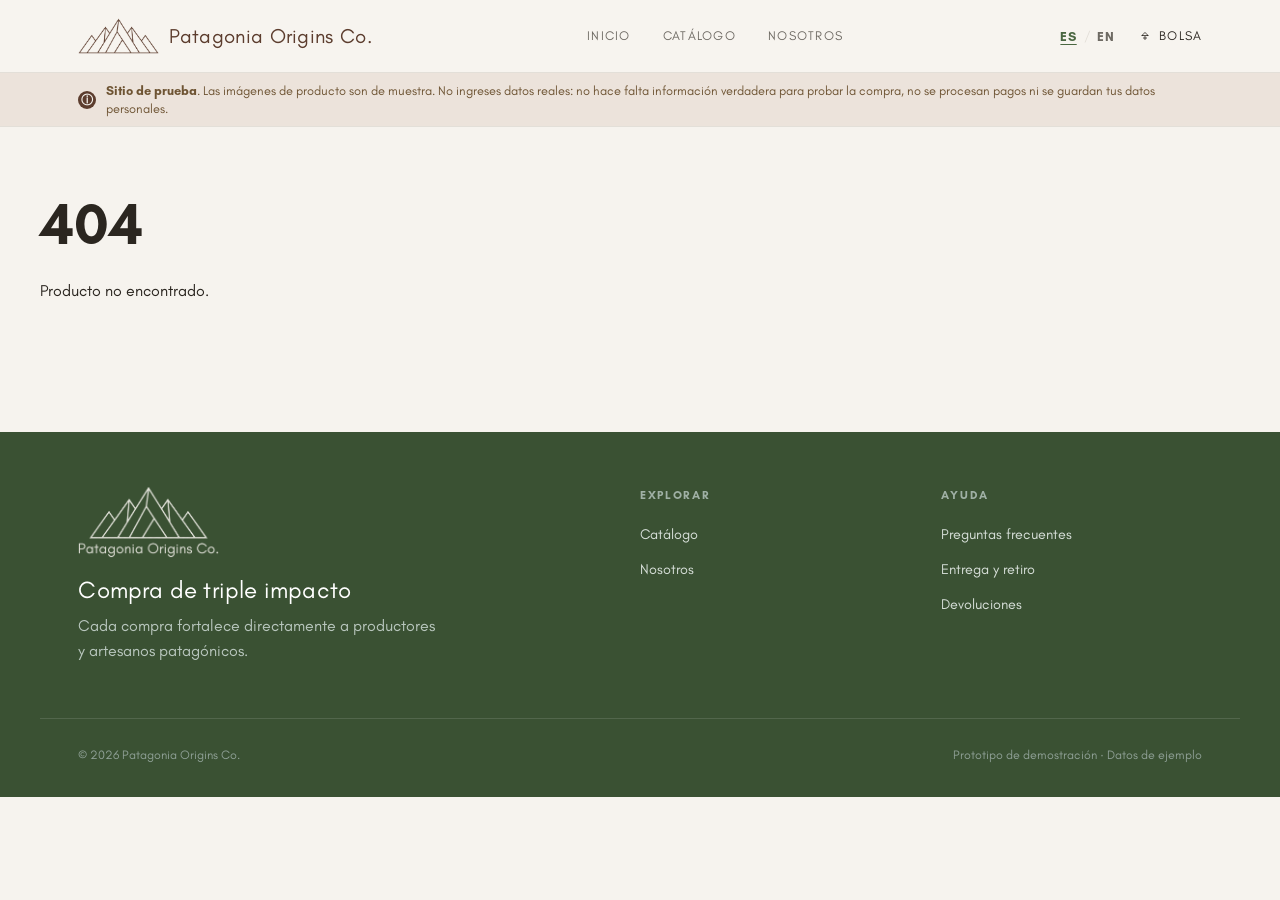
<file: producto.html>
<!DOCTYPE html>
<html lang="es">
<head>
  <meta charset="UTF-8">
  <meta name="viewport" content="width=device-width, initial-scale=1.0">
  <title>Producto | Patagonia Origins Co.</title>
  <link rel="stylesheet" href="css/styles.css">
</head>
<body>
  <header class="site-header" data-chrome="header"></header>

  <div class="container pdp">
    <div class="breadcrumb" id="crumb"></div>
    <div id="pdp-root"></div>
  </div>

  <footer class="site-footer" data-chrome="footer"></footer>

  <script src="js/data.js"></script>
  <script src="js/app.js"></script>
  <script>
    function getParam(k) { return new URLSearchParams(location.search).get(k); }
    const productId = getParam("id");
    let selectedVariant = null;
    let activeImage = 0;

    function currentUnitPrice(p) {
      let base = p.priceUSD, baseARS = p.priceARS;
      if (p.variants && selectedVariant) {
        const v = p.variants.find(x => x.id === selectedVariant);
        if (v) { base += v.priceDelta; baseARS += Math.round(v.priceDelta * 1300); }
      }
      return { usd: base, ars: baseARS };
    }
    function variantStock(p) {
      if (p.variants && selectedVariant) {
        const v = p.variants.find(x => x.id === selectedVariant);
        return v ? v.stock : 0;
      }
      return p.stock;
    }

    function selectVariant(id) { selectedVariant = id; window.renderPage(); }
    function setImage(i) { activeImage = i; window.renderPage(); }
    function toggleZoom(el) { el.classList.toggle("zoomed"); }
    function changeQty(delta) {
      const inp = document.getElementById("qty");
      const max = variantStock(getProduct(productId));
      let v = parseInt(inp.value || "1", 10) + delta;
      inp.value = Math.min(Math.max(1, v), Math.max(1, max));
    }
    function doAdd() {
      const p = getProduct(productId);
      const qty = parseInt(document.getElementById("qty").value || "1", 10);
      addToCart(p.id, selectedVariant, qty);
      const ok = document.getElementById("add-ok");
      ok.textContent = t("pdp.added");
      setTimeout(() => ok.textContent = "", 2600);
    }
    function askQuestion(e) {
      e.preventDefault();
      document.getElementById("ask-ok").textContent = t("pdp.ask.ok");
      e.target.reset();
      return false;
    }

    window.renderPage = function () {
      const p = getProduct(productId);
      const root = document.getElementById("pdp-root");
      if (!p) { root.innerHTML = `<h1>404</h1><p>${State.lang === "es" ? "Producto no encontrado." : "Product not found."}</p>`; return; }

      // Default variant = primera con stock
      if (p.variants && selectedVariant === null) {
        const first = p.variants.find(v => v.stock > 0) || p.variants[0];
        selectedVariant = first.id;
      }

      const cat = getCategory(p.category);
      const price = currentUnitPrice(p);
      const stock = variantStock(p);
      const sold = stock <= 0;
      const low = !sold && stock <= 3;

      // Breadcrumb
      document.getElementById("crumb").innerHTML =
        `<a href="index.html">${t("nav.home")}</a> · <a href="catalogo.html">${t("nav.shop")}</a> · <a href="catalogo.html?category=${p.category}">${tf(cat.name)}</a> · <span>${tf(p.name)}</span>`;

      // Galería: foto real del producto (con variaciones de placeholder como respaldo)
      const imgs = p.images ? p.images : p.image ? [p.image] : [
        photoPlaceholder(p, true),
        photoPlaceholder({ ...p, swatch: [p.swatch[1], p.swatch[0]] }, true),
        photoPlaceholder({ ...p, swatch: ["#7A7466", p.swatch[0]] }, true),
      ];
      if (activeImage >= imgs.length) activeImage = 0;

      // Variantes
      let variantHTML = "";
      if (p.variants) {
        variantHTML = `
          <div class="field">
            <label>${t("pdp.variant")}</label>
            <div class="variant-opts">
              ${p.variants.map(v => `
                <button class="${v.id === selectedVariant ? "is-active" : ""}" ${v.stock <= 0 ? "disabled" : ""}
                        onclick="selectVariant('${v.id}')">${tf(v.label)}${v.priceDelta ? ` (+US$${v.priceDelta})` : ""}</button>`).join("")}
            </div>
          </div>`;
      }

      // Reseñas
      const reviewsHTML = p.reviews.length ? p.reviews.map(r => `
        <div class="review">
          <div class="review-top">
            <span class="review-author">${r.author}</span>
            ${stars(r.rating)}
            ${r.verified ? `<span class="verified-chip">${t("pdp.verified")}</span>` : ""}
          </div>
          <p style="margin:0" class="muted">${tf(r.text)}</p>
        </div>`).join("") : `<p class="muted">${t("pdp.reviews.none")}</p>`;

      // Relacionados
      const related = (p.related || []).map(getProduct).filter(Boolean);

      root.innerHTML = `
        <div class="pdp-grid">
          <!-- Galería con zoom -->
          <div class="gallery">
            <div class="gallery-main" onclick="toggleZoom(this)">
              <img src="${imgs[activeImage]}" ${imgFallbackAttr(p, true)} alt="${escapeXml(tf(p.name))}">
              <span class="gallery-zoom-hint">${State.lang === "es" ? "Clic para zoom" : "Click to zoom"}</span>
            </div>
            ${imgs.length > 1 ? `
            <div class="gallery-thumbs">
              ${imgs.map((src, i) => `<button class="${i === activeImage ? "is-active" : ""}" onclick="setImage(${i})"><img src="${src}" alt="vista ${i + 1}"></button>`).join("")}
            </div>` : ""}
          </div>

          <!-- Info + buybox -->
          <div class="pdp-info">
            <div class="pcard-cat">${tf(cat.name)}</div>
            <h1>${tf(p.name)}</h1>
            <p class="pdp-tagline">${tf(p.tagline)}</p>
            <div class="pdp-price">${priceUSD(price.usd)}<span class="ars">${priceARSref(price.ars)}</span></div>

            <div class="pdp-origin"><b>${t("pdp.by")}:</b> ${tf(p.maker)}</div>

            <div class="stock-line">
              <span class="stock-dot ${sold ? "out" : (low ? "low" : "")}"></span>
              ${sold ? t("pdp.sold") : `<b>${stock}</b>&nbsp;${t("pdp.stock")}`}
            </div>

            <div class="buybox">
              ${variantHTML}
              <div class="field">
                <label>${t("pdp.qty")}</label>
                <div class="buy-row">
                  <div class="qty">
                    <button type="button" onclick="changeQty(-1)" ${sold ? "disabled" : ""}>−</button>
                    <input id="qty" type="text" value="1" inputmode="numeric" ${sold ? "disabled" : ""} readonly>
                    <button type="button" onclick="changeQty(1)" ${sold ? "disabled" : ""}>+</button>
                  </div>
                  <button class="btn" onclick="doAdd()" ${sold ? "disabled" : ""}>
                    ${sold ? t("pdp.sold") : t("pdp.add")}
                  </button>
                </div>
                <div class="add-ok" id="add-ok"></div>
              </div>

              <!-- Bloque de confianza cerca del botón de compra -->
              <div class="trust-box">
                <div class="trust-item"><span class="tico">✓</span><span><b>${t("trust.guarantee")}</b></span></div>
                <div class="trust-item"><span class="tico">✓</span><span>${t("trust.curated")}</span></div>
                <div class="trust-item"><span class="tico">✓</span><span>${t("trust.reviews")}</span></div>
              </div>
            </div>
          </div>
        </div>

        <!-- Bloques largos -->
        <div class="pdp-blocks">
          <div class="pdp-block">
            <h2>${t("pdp.story.title")}</h2>
            <p>${tf(p.story)}</p>
          </div>

          <!-- Packaging como momento de marca -->
          <div class="pdp-block pack-callout">
            <h2>${t("pdp.pack.title")}</h2>
            <p style="margin:0">${tf(p.packaging)}</p>
          </div>

          <div class="pdp-block">
            <h2>${t("pdp.reviews.title")}</h2>
            <div class="reviews-list">${reviewsHTML}</div>
          </div>

          <!-- Preguntas al equipo de Patagonia Origins Co. -->
          <div class="pdp-block">
            <h2>${t("pdp.ask.title")}</h2>
            <div class="ask-box">
              <p class="muted" style="margin-top:0">${t("pdp.ask.body")}</p>
              <form onsubmit="return askQuestion(event)">
                <textarea required placeholder="${escapeXml(t("pdp.ask.ph"))}"></textarea>
                <button class="btn" type="submit">${t("pdp.ask.cta")}</button>
              </form>
              <div class="ask-ok" id="ask-ok"></div>
            </div>
          </div>
        </div>

        <!-- Relacionados -->
        ${related.length ? `
        <div class="section" style="padding-bottom:0">
          <h2 style="margin-bottom:1.6rem">${t("pdp.related")}</h2>
          <div class="product-grid cols-3">${related.map(productCardHTML).join("")}</div>
        </div>` : ""}
      `;
      document.title = `${tf(p.name)} | Patagonia Origins Co.`;
    };
  </script>
</body>
</html>
</file>
<file: css/styles.css>
/* ============================================================
   Patagonia Origins Co. | Estilos
   PALETA DE MARCA (oficial):
     Tierra Patagónica #5C3D2E · Bosque Austral #4A6741
     Piedra Glaciar   #A8A39D · Hielo Azul     #6B9BAD
   TIPOGRAFÍA DE MARCA (oficial): Glacial Indifference.
     Jerarquía por peso: Bold en títulos, Regular en cuerpo.
   ============================================================ */

@font-face {
  font-family: "Glacial Indifference";
  src: url("[data-uri]") format("opentype");
  font-weight: 400; font-style: normal; font-display: swap;
}
@font-face {
  font-family: "Glacial Indifference";
  src: url("[data-uri]") format("opentype");
  font-weight: 700; font-style: normal; font-display: swap;
}
@font-face {
  font-family: "Glacial Indifference";
  src: url("[data-uri]") format("opentype");
  font-weight: 400; font-style: italic; font-display: swap;
}

:root {
  /* --- Colores de marca --- */
  --earth:       #5C3D2E;   /* Tierra Patagónica, marrón cálido */
  --green:       #4A6741;   /* Bosque Austral, verde primario */
  --stone:       #A8A39D;   /* Piedra Glaciar, gris neutro */
  --glacier:     #6B9BAD;   /* Hielo Azul, acento frío */

  /* --- Derivados / neutros de apoyo --- */
  --bone:        #F6F3EE;   /* fondo cálido */
  --bone-2:      #EDE9E2;   /* fondo alterno */
  --ink:         #2B2620;   /* texto principal (marrón muy oscuro) */
  --ink-soft:    #6E6A63;   /* texto secundario */
  --line:        #E3DFD8;   /* bordes suaves */
  --green-deep:  #3A5133;   /* verde oscuro (footer, heros) */
  --glacier-2:   #E6EEF1;   /* tinte claro de hielo azul */
  --glacier-deep:#4E7D91;   /* hielo azul con texto blanco encima */
  --earth-soft:  #ECE3DB;   /* tinte tierra claro */
  --white:       #FFFFFF;
  --danger:      #9A4A3B;

  /* Fuente única de marca: Glacial Indifference (jerarquía por peso). */
  --serif: "Glacial Indifference", "Century Gothic", "Futura", -apple-system, "Segoe UI", sans-serif;
  --sans:  "Glacial Indifference", -apple-system, BlinkMacSystemFont, "Segoe UI", Roboto, Helvetica, Arial, sans-serif;

  --maxw: 1200px;
  --radius: 3px;
  --shadow: 0 1px 2px rgba(43,38,32,0.05), 0 8px 24px rgba(43,38,32,0.06);
  --shadow-lg: 0 20px 50px rgba(43,38,32,0.14);
}

* { box-sizing: border-box; }

html { scroll-behavior: smooth; }
body {
  margin: 0;
  font-family: var(--sans);
  color: var(--ink);
  background: var(--bone);
  font-size: 16px;
  line-height: 1.6;
  -webkit-font-smoothing: antialiased;
}

h1,h2,h3,h4 { font-family: var(--serif); font-weight: 400; line-height: 1.14; margin: 0 0 .4em; letter-spacing: .2px; }
h1, h2 { font-weight: 700; letter-spacing: 0; }
h1 { font-size: clamp(2.1rem, 4.4vw, 3.6rem); }
h2 { font-size: clamp(1.6rem, 3vw, 2.5rem); }
h3 { font-size: 1.35rem; }
p { margin: 0 0 1rem; }
a { color: inherit; text-decoration: none; }
img { max-width: 100%; display: block; }

.container { width: 100%; max-width: var(--maxw); margin: 0 auto; padding: 0 clamp(1.1rem, 4vw, 2.4rem); }
.eyebrow { font-family: var(--sans); font-size: .74rem; letter-spacing: .22em; text-transform: uppercase; color: var(--earth); font-weight: 600; margin: 0 0 1rem; }
.muted { color: var(--ink-soft); }
.center { text-align: center; }
section { position: relative; }

/* -------- Botones -------- */
.btn {
  display: inline-flex; align-items: center; justify-content: center; gap: .5rem;
  font-family: var(--sans); font-size: .82rem; font-weight: 600;
  letter-spacing: .12em; text-transform: uppercase;
  padding: .95rem 1.8rem; border-radius: var(--radius);
  border: 1px solid transparent; cursor: pointer; transition: all .18s ease;
  background: var(--green); color: var(--bone);
}
.btn:hover { background: var(--green-deep); }
.btn--ghost { background: transparent; color: var(--ink); border-color: var(--ink); }
.btn--ghost:hover { background: var(--ink); color: var(--bone); }
.btn--light { background: var(--bone); color: var(--ink); }
.btn--light:hover { background: var(--white); }
.btn--block { width: 100%; }
.btn:disabled { opacity: .45; cursor: not-allowed; }

.link-underline { border-bottom: 1px solid currentColor; padding-bottom: 2px; font-weight: 500; }

/* -------- Header -------- */
.site-header {
  position: sticky; top: 0; z-index: 50;
  background: rgba(247,244,239,0.88); backdrop-filter: blur(10px);
  border-bottom: 1px solid var(--line);
}
.nav { display: flex; align-items: center; justify-content: space-between; height: 72px; gap: 2rem; }
.brand { display: flex; align-items: center; gap: .6rem; }
.brand-logo { height: 36px; width: auto; display: block; }
.brand-name { font-family: var(--serif); font-size: 1.28rem; letter-spacing: .3px; color: var(--earth); font-weight: 400; }
.nav-links { display: flex; gap: 2rem; }
.nav-links a { font-size: .8rem; letter-spacing: .1em; text-transform: uppercase; color: var(--ink-soft); transition: color .15s; }
.nav-links a:hover { color: var(--ink); }
.nav-right { display: flex; align-items: center; gap: 1.4rem; }
.lang { display: flex; align-items: center; gap: .3rem; font-size: .78rem; }
.lang button { background: none; border: none; cursor: pointer; color: var(--ink-soft); font-weight: 600; letter-spacing: .05em; padding: 2px; font-family: var(--sans); }
.lang button.is-active { color: var(--green); text-decoration: underline; text-underline-offset: 3px; }
.lang-sep { color: var(--line); }
.bag { position: relative; display: inline-flex; align-items: center; gap: .4rem; font-size: .8rem; letter-spacing: .08em; text-transform: uppercase; }
.bag-badge { display: none; align-items: center; justify-content: center; min-width: 18px; height: 18px; padding: 0 5px; border-radius: 999px; background: var(--earth); color: var(--white); font-size: .68rem; font-weight: 700; }

/* -------- Footer -------- */
.site-footer { background: var(--green-deep); color: #D8E0DA; margin-top: 5rem; padding: 3.4rem 0 2rem; }
.footer-grid { display: grid; grid-template-columns: 2fr 1fr 1fr; gap: 2.5rem; padding-bottom: 2.4rem; border-bottom: 1px solid rgba(255,255,255,.12); }
.footer-logo { height: 72px; width: auto; margin-bottom: 1.1rem; opacity: .96; }
.footer-impact h4 { color: var(--white); font-size: 1.5rem; }
.footer-impact p { color: #B8C6BD; max-width: 40ch; }
.site-footer h5 { font-family: var(--sans); text-transform: uppercase; letter-spacing: .14em; font-size: .74rem; color: #9FB0A5; margin: 0 0 1rem; font-weight: 700; }
.site-footer ul { list-style: none; margin: 0; padding: 0; display: grid; gap: .6rem; }
.site-footer a { color: #D8E0DA; font-size: .9rem; }
.site-footer a:hover { color: var(--white); }
.footer-bottom { display: flex; justify-content: space-between; padding-top: 1.6rem; font-size: .78rem; color: #8FA096; gap: 1rem; flex-wrap: wrap; }

/* -------- Home Hero -------- */
.hero { position: relative; overflow: hidden; background: linear-gradient(160deg, #4A6741 0%, #3A5133 55%, #2E4029 100%); color: var(--bone); }
.hero-inner { display: grid; grid-template-columns: 1.05fr .95fr; gap: 3rem; align-items: center; padding: clamp(2.4rem, 5vw, 3.6rem) 0; }
.hero .eyebrow { color: #A9C0B4; }
.hero h1 { color: var(--bone); max-width: 15ch; }
.hero p { color: #CBD8CF; font-size: 1.08rem; max-width: 46ch; }
.hero-cta { display: flex; gap: 1rem; flex-wrap: wrap; margin-top: 1.8rem; }
.hero-logo { display: flex; align-items: center; justify-content: center; }
.hero-logo img { width: 100%; max-width: 420px; height: auto; }

/* -------- Secciones genéricas -------- */
.section { padding: clamp(3.5rem, 7vw, 6rem) 0; }
.section-head { max-width: 60ch; margin-bottom: 2.6rem; }
.section-head.center { margin-left: auto; margin-right: auto; }

/* -------- Colecciones (home) -------- */
.collections { display: grid; gap: 2.4rem; }
.collection-head { display: flex; align-items: end; justify-content: space-between; gap: 1rem; margin-bottom: 1.2rem; }
.collection-head h3 { font-size: 1.7rem; margin: 0; }
.collection-head p { margin: .25rem 0 0; color: var(--ink-soft); font-size: .95rem; }
.collection-see { font-size: .78rem; letter-spacing: .1em; text-transform: uppercase; color: var(--green); white-space: nowrap; }

/* -------- Grilla de productos -------- */
.product-grid { display: grid; grid-template-columns: repeat(4, 1fr); gap: 1.6rem 1.4rem; }
.product-grid.cols-3 { grid-template-columns: repeat(3, 1fr); }
.pcard { display: flex; flex-direction: column; }
.pcard-media { position: relative; aspect-ratio: 4/5; overflow: hidden; border-radius: var(--radius); background: var(--bone-2); }
.pcard-media img { width: 100%; height: 100%; object-fit: cover; transition: transform .6s ease; }
.pcard:hover .pcard-media img { transform: scale(1.04); }
.pcard-badges { position: absolute; top: .7rem; left: .7rem; display: flex; flex-direction: column; gap: .4rem; z-index: 2; }
.badge { font-size: .66rem; letter-spacing: .1em; text-transform: uppercase; font-weight: 700; padding: .3rem .6rem; border-radius: 999px; background: var(--bone); color: var(--ink); }
.badge--new { background: var(--glacier-deep); color: var(--white); }
.badge--sold { background: rgba(35,48,42,.82); color: var(--bone); }
.badge--last { background: var(--earth); color: var(--white); }
.pcard-media.is-sold img { filter: grayscale(.55) opacity(.72); }
.pcard-body { padding: .9rem .1rem 0; }
.pcard-cat { font-size: .68rem; letter-spacing: .14em; text-transform: uppercase; color: var(--earth); font-weight: 600; }
.pcard-name { font-family: var(--serif); font-size: 1.18rem; margin: .2rem 0 .15rem; line-height: 1.2; }
.pcard-tag { font-size: .84rem; color: var(--ink-soft); margin: 0 0 .5rem; }
.pcard-price { font-size: .98rem; font-weight: 600; }
.pcard-price .ars { color: var(--ink-soft); font-weight: 400; font-size: .8rem; margin-left: .4rem; }

/* -------- Impacto (home) -------- */
.impact { background: var(--bone-2); }
.impact-cols { display: grid; grid-template-columns: repeat(3, 1fr); gap: 1.6rem; margin-top: 2.4rem; }
.impact-card { background: var(--white); border: 1px solid var(--line); border-radius: var(--radius); padding: 1.8rem; }
.impact-card .ico { width: 44px; height: 44px; border-radius: 50%; display: grid; place-items: center; background: var(--earth-soft); color: var(--earth); font-size: 1.3rem; margin-bottom: 1rem; }
.impact-card h4 { font-family: var(--sans); font-size: .82rem; letter-spacing: .12em; text-transform: uppercase; margin: 0 0 .5rem; }
.impact-card p { font-size: .92rem; color: var(--ink-soft); margin: 0; }

/* -------- Newsletter -------- */
.news { background: var(--green); color: var(--bone); text-align: center; }
.news h2 { color: var(--bone); }
.news p { color: #CBD8CF; }
.news-form { display: flex; gap: .6rem; max-width: 460px; margin: 1.6rem auto 0; }
.news-form input { flex: 1; padding: .95rem 1.1rem; border-radius: var(--radius); border: 1px solid rgba(255,255,255,.28); background: rgba(255,255,255,.08); color: var(--bone); font-family: var(--sans); font-size: .95rem; }
.news-form input::placeholder { color: #A9C0B4; }
.news-ok { margin-top: 1rem; color: #BFE0CE; font-size: .9rem; min-height: 1.2em; }

/* -------- PLP -------- */
.plp-head { padding: 2.6rem 0 1.4rem; }
.plp-layout { display: grid; grid-template-columns: 240px 1fr; gap: 2.4rem; align-items: start; padding-bottom: 4rem; }
.filters { position: sticky; top: 92px; border: 1px solid var(--line); border-radius: var(--radius); padding: 1.4rem; background: var(--white); }
.filters h3 { font-family: var(--sans); font-size: .78rem; letter-spacing: .14em; text-transform: uppercase; margin: 0 0 1.2rem; }
.filter-group { margin-bottom: 1.5rem; }
.filter-group > label { font-size: .74rem; letter-spacing: .1em; text-transform: uppercase; color: var(--ink-soft); font-weight: 600; display: block; margin-bottom: .6rem; }
.filter-opts { display: grid; gap: .45rem; }
.filter-opts label { display: flex; align-items: center; gap: .5rem; font-size: .92rem; cursor: pointer; }
.filters select, .plp-toolbar select { width: 100%; padding: .6rem .7rem; border: 1px solid var(--line); border-radius: var(--radius); background: var(--bone); font-family: var(--sans); font-size: .9rem; color: var(--ink); }
.plp-toolbar { display: flex; align-items: center; justify-content: space-between; gap: 1rem; margin-bottom: 1.6rem; flex-wrap: wrap; }
.plp-toolbar .count { font-size: .88rem; color: var(--ink-soft); }
.plp-toolbar .sort { display: flex; align-items: center; gap: .6rem; }
.plp-toolbar .sort label { font-size: .74rem; letter-spacing: .1em; text-transform: uppercase; color: var(--ink-soft); }
.plp-toolbar .sort select { width: auto; min-width: 200px; }
.plp-empty { text-align: center; padding: 4rem 1rem; color: var(--ink-soft); }
.pagination { display: flex; justify-content: center; gap: .4rem; margin-top: 3rem; }
.pagination button { min-width: 40px; height: 40px; border: 1px solid var(--line); background: var(--white); border-radius: var(--radius); cursor: pointer; font-family: var(--sans); font-size: .9rem; color: var(--ink); }
.pagination button.is-active { background: var(--green); color: var(--bone); border-color: var(--green); }
.pagination button:disabled { opacity: .4; cursor: not-allowed; }

/* -------- PDP -------- */
.pdp { padding: 2.4rem 0 2rem; }
.breadcrumb { font-size: .78rem; color: var(--ink-soft); margin-bottom: 1.6rem; letter-spacing: .04em; }
.breadcrumb a:hover { color: var(--ink); }
.pdp-grid { display: grid; grid-template-columns: 1.1fr 1fr; gap: 3rem; align-items: start; }
.gallery { display: grid; gap: .8rem; position: sticky; top: 92px; }
.gallery-main { aspect-ratio: 4/5; border-radius: var(--radius); overflow: hidden; background: var(--bone-2); cursor: zoom-in; position: relative; }
.gallery-main img { width: 100%; height: 100%; object-fit: cover; transition: transform .3s ease; }
.gallery-main.zoomed img { transform: scale(1.9); cursor: zoom-out; }
.gallery-zoom-hint { position: absolute; right: .8rem; bottom: .8rem; background: rgba(247,244,239,.9); font-size: .7rem; letter-spacing: .08em; text-transform: uppercase; padding: .35rem .7rem; border-radius: 999px; color: var(--ink); }
.gallery-thumbs { display: flex; gap: .6rem; }
.gallery-thumbs button { flex: 1; aspect-ratio: 1; border-radius: var(--radius); overflow: hidden; border: 1px solid var(--line); background: none; padding: 0; cursor: pointer; }
.gallery-thumbs button.is-active { border-color: var(--green); }
.gallery-thumbs img { width: 100%; height: 100%; object-fit: cover; }

.pdp-info .pcard-cat { font-size: .72rem; }
.pdp-info h1 { font-size: clamp(1.9rem, 3.2vw, 2.6rem); margin: .3rem 0 .3rem; }
.pdp-tagline { color: var(--ink-soft); font-size: 1.05rem; margin-bottom: 1rem; }
.pdp-price { font-size: 1.5rem; font-weight: 600; margin-bottom: .4rem; }
.pdp-price .ars { font-size: .9rem; color: var(--ink-soft); font-weight: 400; margin-left: .6rem; }
.pdp-origin { font-size: .9rem; color: var(--ink-soft); border-left: 2px solid var(--earth); padding-left: .8rem; margin: 1rem 0 1.4rem; }
.pdp-origin b { color: var(--ink); font-weight: 600; }
.stock-line { display: inline-flex; align-items: center; gap: .5rem; font-size: .86rem; margin-bottom: 1.4rem; }
.stock-dot { width: 8px; height: 8px; border-radius: 50%; background: var(--green); }
.stock-dot.low { background: var(--earth); }
.stock-dot.out { background: var(--danger); }

.buybox { border: 1px solid var(--line); border-radius: var(--radius); padding: 1.4rem; background: var(--white); }
.field { margin-bottom: 1.1rem; }
.field > label { display: block; font-size: .74rem; letter-spacing: .1em; text-transform: uppercase; color: var(--ink-soft); font-weight: 600; margin-bottom: .5rem; }
.variant-opts { display: flex; flex-wrap: wrap; gap: .5rem; }
.variant-opts button { border: 1px solid var(--line); background: var(--bone); border-radius: var(--radius); padding: .5rem .9rem; font-size: .86rem; cursor: pointer; font-family: var(--sans); color: var(--ink); }
.variant-opts button.is-active { border-color: var(--green); background: var(--green); color: var(--bone); }
.variant-opts button:disabled { opacity: .4; cursor: not-allowed; text-decoration: line-through; }
.buy-row { display: flex; gap: .8rem; align-items: stretch; }
.qty { display: inline-flex; align-items: center; border: 1px solid var(--line); border-radius: var(--radius); overflow: hidden; }
.qty button { width: 42px; border: none; background: var(--bone); cursor: pointer; font-size: 1.1rem; color: var(--ink); }
.qty input { width: 46px; text-align: center; border: none; font-family: var(--sans); font-size: 1rem; background: var(--white); color: var(--ink); }
.buy-row .btn { flex: 1; }
.add-ok { margin-top: .8rem; color: var(--green); font-size: .88rem; min-height: 1.1em; font-weight: 600; }

.trust-box { margin-top: 1.2rem; border: 1px solid var(--line); border-radius: var(--radius); padding: 1.2rem; background: var(--glacier-2); }
.trust-item { display: flex; gap: .7rem; align-items: flex-start; font-size: .9rem; margin-bottom: .7rem; }
.trust-item:last-child { margin-bottom: 0; }
.trust-item .tico { color: var(--green); font-size: 1rem; line-height: 1.4; }

.pdp-blocks { margin-top: 3.4rem; display: grid; gap: 2.6rem; max-width: 760px; }
.pdp-block h2 { font-size: 1.6rem; }
.pdp-block p { color: var(--ink-soft); }
.pack-callout { background: var(--earth-soft); border-radius: var(--radius); padding: 1.6rem; }
.pack-callout h2 { color: var(--ink); }

.reviews-list { display: grid; gap: 1.2rem; }
.review { border: 1px solid var(--line); border-radius: var(--radius); padding: 1.2rem; background: var(--white); }
.review-top { display: flex; align-items: center; gap: .7rem; margin-bottom: .5rem; flex-wrap: wrap; }
.review-author { font-weight: 600; font-size: .92rem; }
.verified-chip { font-size: .68rem; letter-spacing: .06em; text-transform: uppercase; color: var(--green); background: var(--glacier-2); padding: .2rem .5rem; border-radius: 999px; font-weight: 700; }
.stars { color: var(--earth); letter-spacing: 1px; }

.ask-box { background: var(--bone-2); border-radius: var(--radius); padding: 1.6rem; }
.ask-box textarea { width: 100%; min-height: 90px; border: 1px solid var(--line); border-radius: var(--radius); padding: .8rem; font-family: var(--sans); font-size: .95rem; resize: vertical; background: var(--white); color: var(--ink); margin-bottom: .8rem; }
.ask-ok { margin-top: .8rem; color: var(--green); font-size: .88rem; min-height: 1em; }

/* -------- Checkout -------- */
.checkout { padding: 2.4rem 0 4rem; }
.checkout-grid { display: grid; grid-template-columns: 1.4fr 1fr; gap: 3rem; align-items: start; }
.co-step { border-top: 1px solid var(--line); padding: 1.8rem 0; }
.co-step:first-child { border-top: none; padding-top: 0; }
.co-step h2 { font-size: 1.25rem; font-family: var(--sans); font-weight: 600; letter-spacing: .01em; margin-bottom: 1.2rem; }
.choice-grid { display: grid; grid-template-columns: 1fr 1fr; gap: .9rem; }
.choice { border: 1px solid var(--line); border-radius: var(--radius); padding: 1.1rem; cursor: pointer; transition: all .15s; background: var(--white); display: block; }
.choice:hover { border-color: var(--ink-soft); }
.choice.is-active { border-color: var(--green); box-shadow: inset 0 0 0 1px var(--green); background: #FbfBf8; }
.choice input { position: absolute; opacity: 0; }
.choice .c-title { font-weight: 600; font-size: .98rem; margin-bottom: .2rem; }
.choice .c-desc { font-size: .84rem; color: var(--ink-soft); }
.co-grid2 { display: grid; grid-template-columns: 1fr 1fr; gap: 1rem; }
.co-field { margin-bottom: 1rem; }
.co-field label { display: block; font-size: .74rem; letter-spacing: .08em; text-transform: uppercase; color: var(--ink-soft); font-weight: 600; margin-bottom: .4rem; }
.co-field input, .co-field textarea { width: 100%; padding: .8rem .9rem; border: 1px solid var(--line); border-radius: var(--radius); font-family: var(--sans); font-size: .95rem; background: var(--white); color: var(--ink); }
.co-help { font-size: .8rem; color: var(--ink-soft); margin-top: .3rem; }
.co-hide { display: none; }

.summary { border: 1px solid var(--line); border-radius: var(--radius); padding: 1.6rem; background: var(--white); position: sticky; top: 92px; }
.summary h3 { font-family: var(--sans); font-size: .82rem; letter-spacing: .12em; text-transform: uppercase; margin: 0 0 1.2rem; }
.sum-items { display: grid; gap: 1rem; margin-bottom: 1.2rem; }
.sum-item { display: grid; grid-template-columns: 54px 1fr auto; gap: .8rem; align-items: center; }
.sum-item img { width: 54px; height: 64px; object-fit: cover; border-radius: var(--radius); }
.sum-item .si-name { font-size: .9rem; font-weight: 600; line-height: 1.2; }
.sum-item .si-meta { font-size: .78rem; color: var(--ink-soft); }
.sum-item .si-price { font-size: .9rem; font-weight: 600; white-space: nowrap; }
.sum-qty { display: inline-flex; align-items: center; gap: .3rem; margin-top: .25rem; }
.sum-qty button { width: 22px; height: 22px; border: 1px solid var(--line); background: var(--bone); border-radius: 3px; cursor: pointer; font-size: .8rem; color: var(--ink); line-height: 1; }
.sum-remove { background: none; border: none; color: var(--ink-soft); font-size: .76rem; cursor: pointer; text-decoration: underline; padding: 0; margin-top: .2rem; }
.sum-line { display: flex; justify-content: space-between; font-size: .92rem; padding: .4rem 0; }
.sum-total { display: flex; justify-content: space-between; font-size: 1.15rem; font-weight: 700; border-top: 1px solid var(--line); margin-top: .6rem; padding-top: .9rem; }
.sum-guarantee { display: flex; gap: .6rem; align-items: flex-start; margin-top: 1.2rem; padding: .9rem; background: var(--glacier-2); border-radius: var(--radius); font-size: .84rem; }
.co-empty { text-align: center; padding: 4rem 1rem; }

/* -------- About -------- */
.about-hero { background: linear-gradient(160deg, #4A6741, #2E4029); color: var(--bone); padding: clamp(3.5rem,7vw,6rem) 0; }
.about-hero h1 { color: var(--bone); max-width: 16ch; }
.about-hero p { color: #CBD8CF; max-width: 52ch; font-size: 1.1rem; }
.about-hero .eyebrow { color: #A9C0B4; }
.manifesto { max-width: 760px; }
.manifesto p { font-family: var(--serif); font-size: clamp(1.4rem, 2.4vw, 1.9rem); line-height: 1.4; color: var(--ink); }
.impact-detail { display: grid; gap: 1.4rem; }
.impact-detail .row { display: grid; grid-template-columns: 220px 1fr; gap: 2rem; padding: 1.8rem 0; border-top: 1px solid var(--line); align-items: start; }
.impact-detail .row h3 { font-size: 1.5rem; margin: 0; }
.impact-detail .row .ico { font-size: 1.6rem; color: var(--earth); }
.impact-detail .row p { margin: 0; color: var(--ink-soft); }
.story-block { max-width: 760px; }

/* -------- Página de pago -------- */
.pay { padding: 2.4rem 0 4rem; }
.pay-grid { display: grid; grid-template-columns: 1.4fr 1fr; gap: 3rem; align-items: start; }
.pay-panel { border: 1px solid var(--line); border-radius: var(--radius); background: var(--white); padding: 1.8rem; }
.pay-tabs { display: flex; gap: .5rem; margin-bottom: 1.6rem; border-bottom: 1px solid var(--line); }
.pay-tab { flex: 1; padding: .9rem 1rem; background: none; border: none; border-bottom: 2px solid transparent; cursor: pointer; font-family: var(--sans); font-size: .9rem; font-weight: 600; color: var(--ink-soft); margin-bottom: -1px; }
.pay-tab.is-active { color: var(--green); border-bottom-color: var(--green); }
.pay-accepted { display: flex; align-items: center; gap: .8rem; flex-wrap: wrap; margin-bottom: 1.6rem; }
.pay-accepted .lbl { font-size: .72rem; letter-spacing: .1em; text-transform: uppercase; color: var(--ink-soft); font-weight: 600; }
.card-logo { height: 34px; width: auto; border: 1px solid var(--line); border-radius: 5px; background: var(--white); display: inline-flex; align-items: center; justify-content: center; padding: 5px 9px; box-shadow: 0 1px 1px rgba(35,48,42,.04); }
.card-logo svg { height: 100%; width: auto; display: block; }
.pay-card-preview { background: linear-gradient(135deg, #4A6741, #4E7D91); border-radius: 12px; padding: 1.3rem 1.4rem; color: #EAF1EC; margin-bottom: 1.6rem; aspect-ratio: 1.9/1; max-width: 340px; display: flex; flex-direction: column; justify-content: space-between; box-shadow: var(--shadow); }
.pay-card-preview .chip { width: 40px; height: 30px; border-radius: 5px; background: linear-gradient(135deg,#d8c07a,#b8974a); }
.pay-card-preview .pan { font-family: "Courier New", monospace; font-size: 1.15rem; letter-spacing: 2px; }
.pay-card-preview .row { display: flex; justify-content: space-between; font-size: .72rem; text-transform: uppercase; letter-spacing: .08em; color: #B8C6BD; }
.pay-card-preview .row b { display: block; color: #EAF1EC; font-size: .9rem; letter-spacing: 1px; text-transform: none; margin-top: 2px; }
.wallet-pane { text-align: center; padding: 1rem 0; }
.wallet-pane .btn { margin-top: .6rem; }
.pay-secure { margin-top: 1.4rem; border: 1px solid var(--line); border-radius: var(--radius); background: var(--glacier-2); padding: 1.2rem; }
.pay-secure-head { display: flex; align-items: center; gap: .6rem; margin-bottom: .9rem; }
.pay-secure-head .lock { width: 30px; height: 30px; border-radius: 50%; background: var(--green); color: #fff; display: grid; place-items: center; font-size: .95rem; }
.pay-secure-head b { font-size: .95rem; }
.pay-secure ul { list-style: none; margin: 0; padding: 0; display: grid; gap: .5rem; }
.pay-secure li { display: flex; gap: .6rem; align-items: center; font-size: .86rem; color: var(--ink); }
.pay-secure li .tico { color: var(--green); }
.pay-seal { display: flex; align-items: center; gap: .8rem; margin-top: 1rem; padding-top: 1rem; border-top: 1px solid rgba(94,133,149,.25); }
.pay-seal .seal { border: 1.5px solid var(--green); border-radius: 6px; padding: .35rem .6rem; text-align: center; line-height: 1.05; color: var(--green); }
.pay-seal .seal .s1 { font-size: .6rem; letter-spacing: .12em; text-transform: uppercase; font-weight: 700; display: block; }
.pay-seal .seal .s2 { font-size: .82rem; font-weight: 700; }
.pay-seal .seal-txt { font-size: .78rem; color: var(--ink-soft); }
.pay-demo-note { font-size: .8rem; color: var(--earth); background: var(--earth-soft); border-radius: var(--radius); padding: .7rem .9rem; margin-top: 1.2rem; }

/* -------- Disclaimer de sitio de prueba -------- */
.site-disclaimer { background: var(--earth-soft); border-bottom: 1px solid var(--line); }
.site-disclaimer .container { display: flex; align-items: center; gap: .6rem; padding-top: .55rem; padding-bottom: .55rem; font-size: .8rem; line-height: 1.4; color: #6E5433; }
.site-disclaimer b { font-weight: 700; }
.disc-ico { flex: none; width: 18px; height: 18px; border-radius: 50%; background: var(--earth); color: var(--bone); display: grid; place-items: center; font-size: .72rem; font-weight: 700; }

/* Aviso prominente en el flujo de compra (checkout / pago) */
.checkout-notice { display: flex; gap: .9rem; align-items: flex-start; background: var(--glacier-2); border: 1px solid #CFE0E6; border-left: 4px solid var(--glacier-deep); border-radius: var(--radius); padding: 1rem 1.2rem; margin-bottom: 1.8rem; }
.checkout-notice .cn-ico { flex: none; width: 26px; height: 26px; border-radius: 50%; background: var(--glacier-deep); color: #fff; display: grid; place-items: center; font-weight: 700; font-size: .85rem; margin-top: 1px; }
.checkout-notice b { display: block; font-size: 1rem; margin-bottom: .2rem; color: var(--ink); }
.checkout-notice p { margin: 0; font-size: .89rem; line-height: 1.45; color: var(--ink-soft); }

/* -------- Responsive -------- */
@media (max-width: 980px) {
  .hero-inner { grid-template-columns: 1fr; gap: 1.6rem; }
  .hero-logo { order: -1; }
  .hero-logo img { max-width: 300px; }
  .pdp-grid { grid-template-columns: 1fr; }
  .gallery, .filters, .summary { position: static; }
  .checkout-grid { grid-template-columns: 1fr; }
  .plp-layout { grid-template-columns: 1fr; }
  .product-grid { grid-template-columns: repeat(3, 1fr); }
  .impact-detail .row { grid-template-columns: 1fr; gap: .6rem; }
}
@media (max-width: 720px) {
  .nav-links { display: none; }
  .footer-grid { grid-template-columns: 1fr; gap: 1.6rem; }
  .product-grid, .product-grid.cols-3 { grid-template-columns: repeat(2, 1fr); }
  .impact-cols { grid-template-columns: 1fr; }
  .choice-grid, .co-grid2 { grid-template-columns: 1fr; }
  .news-form { flex-direction: column; }
}
</file>
